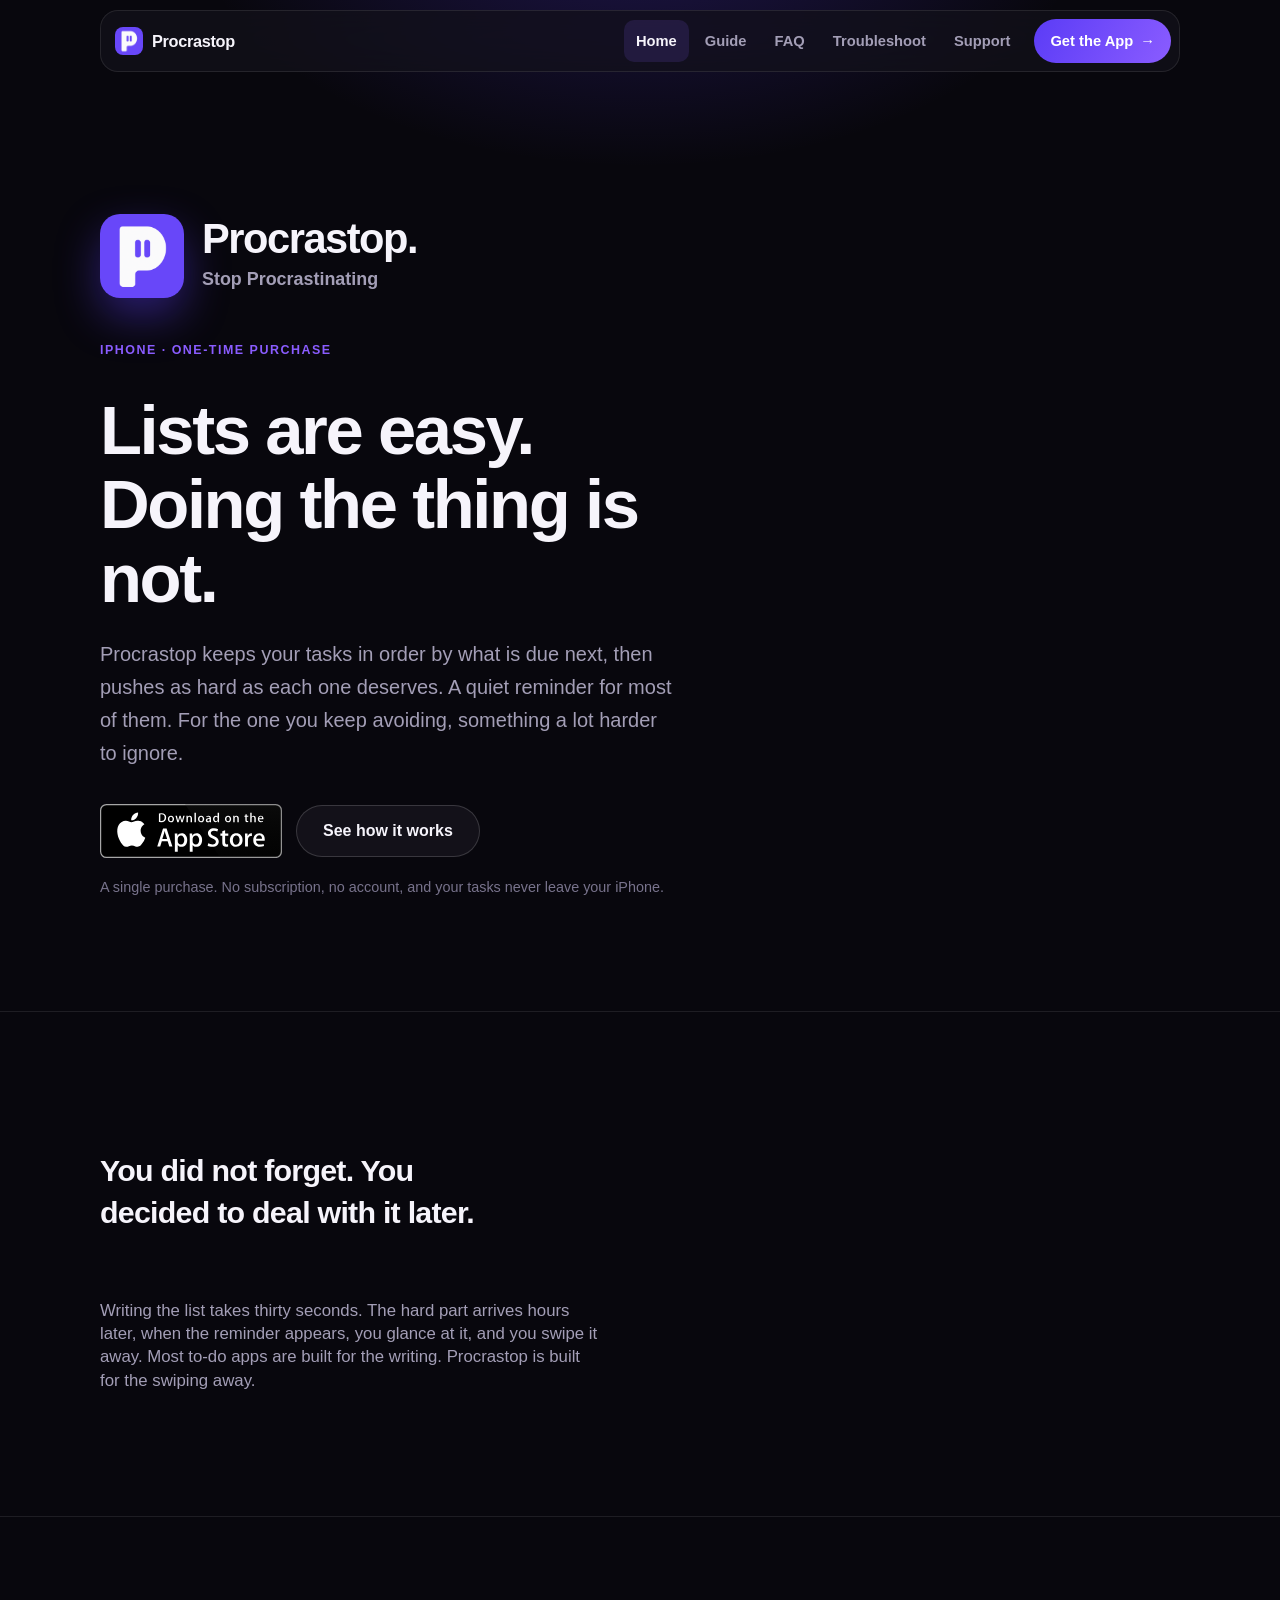
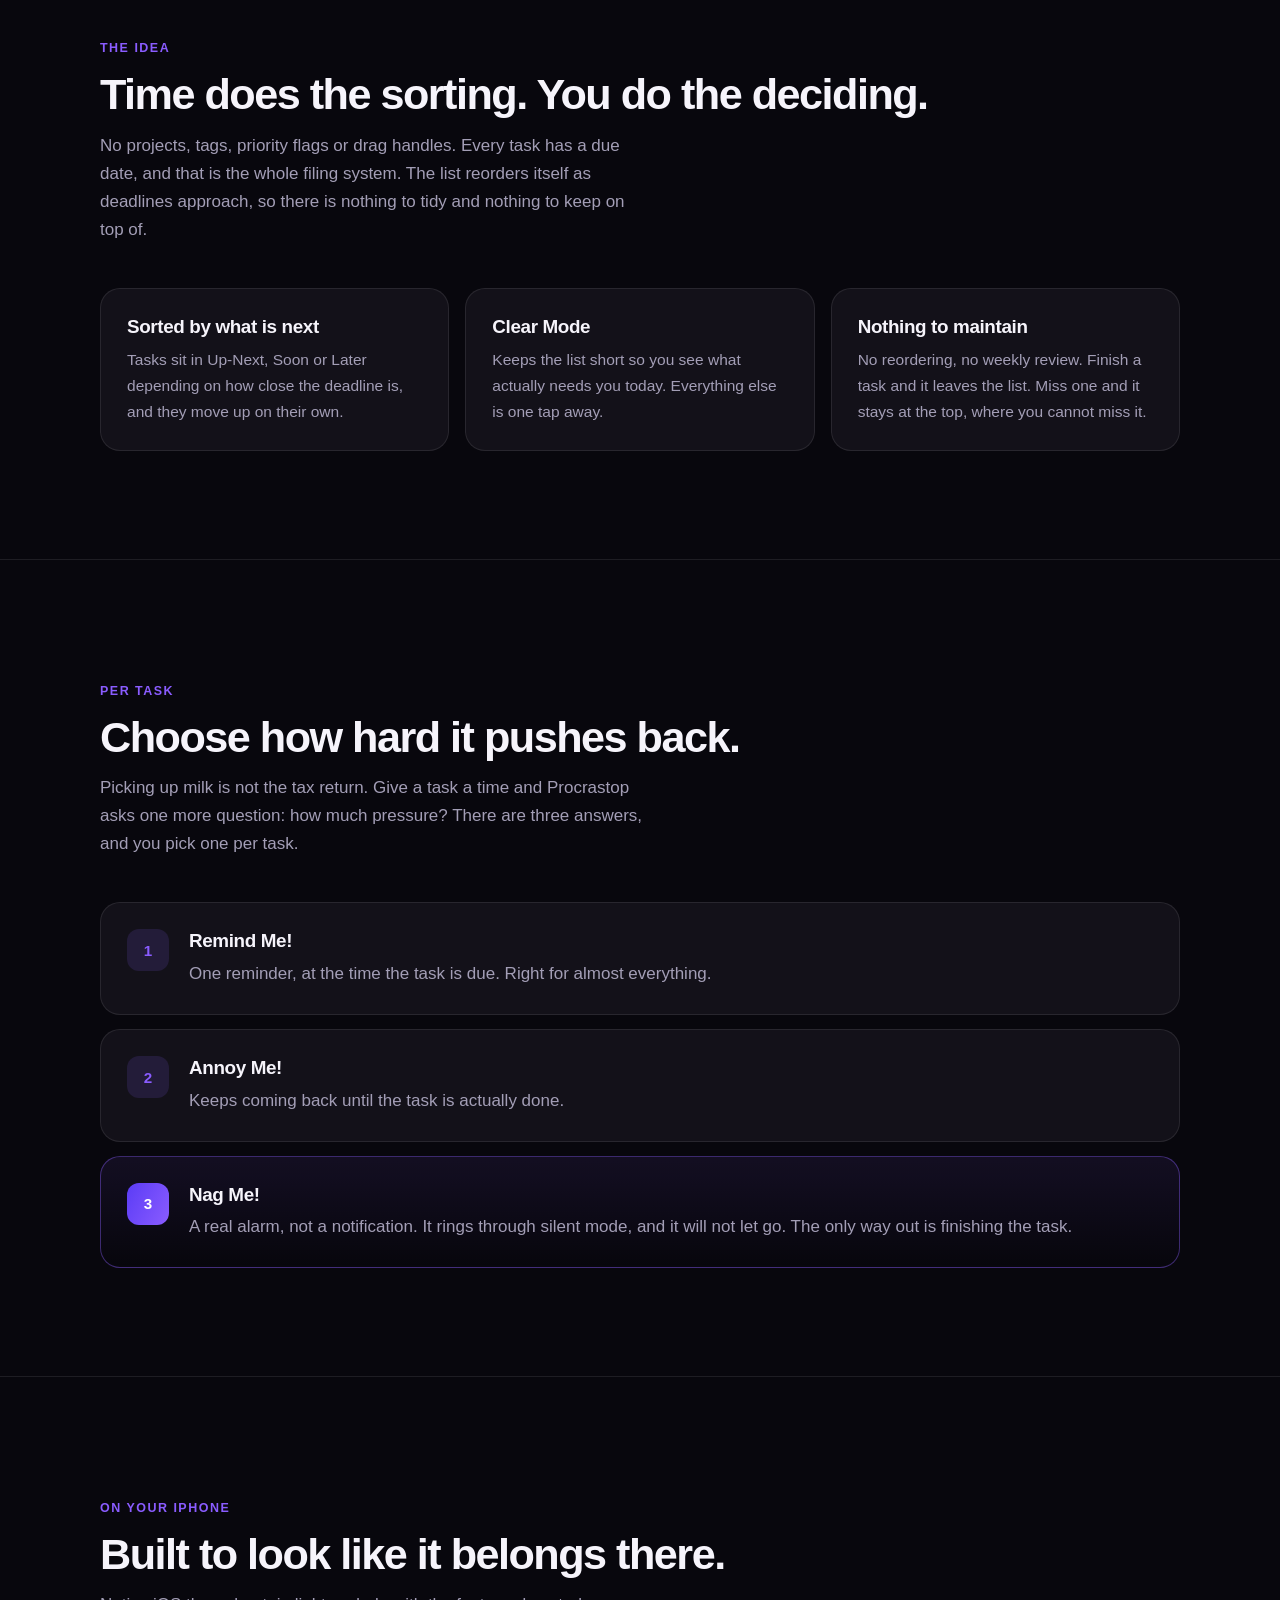
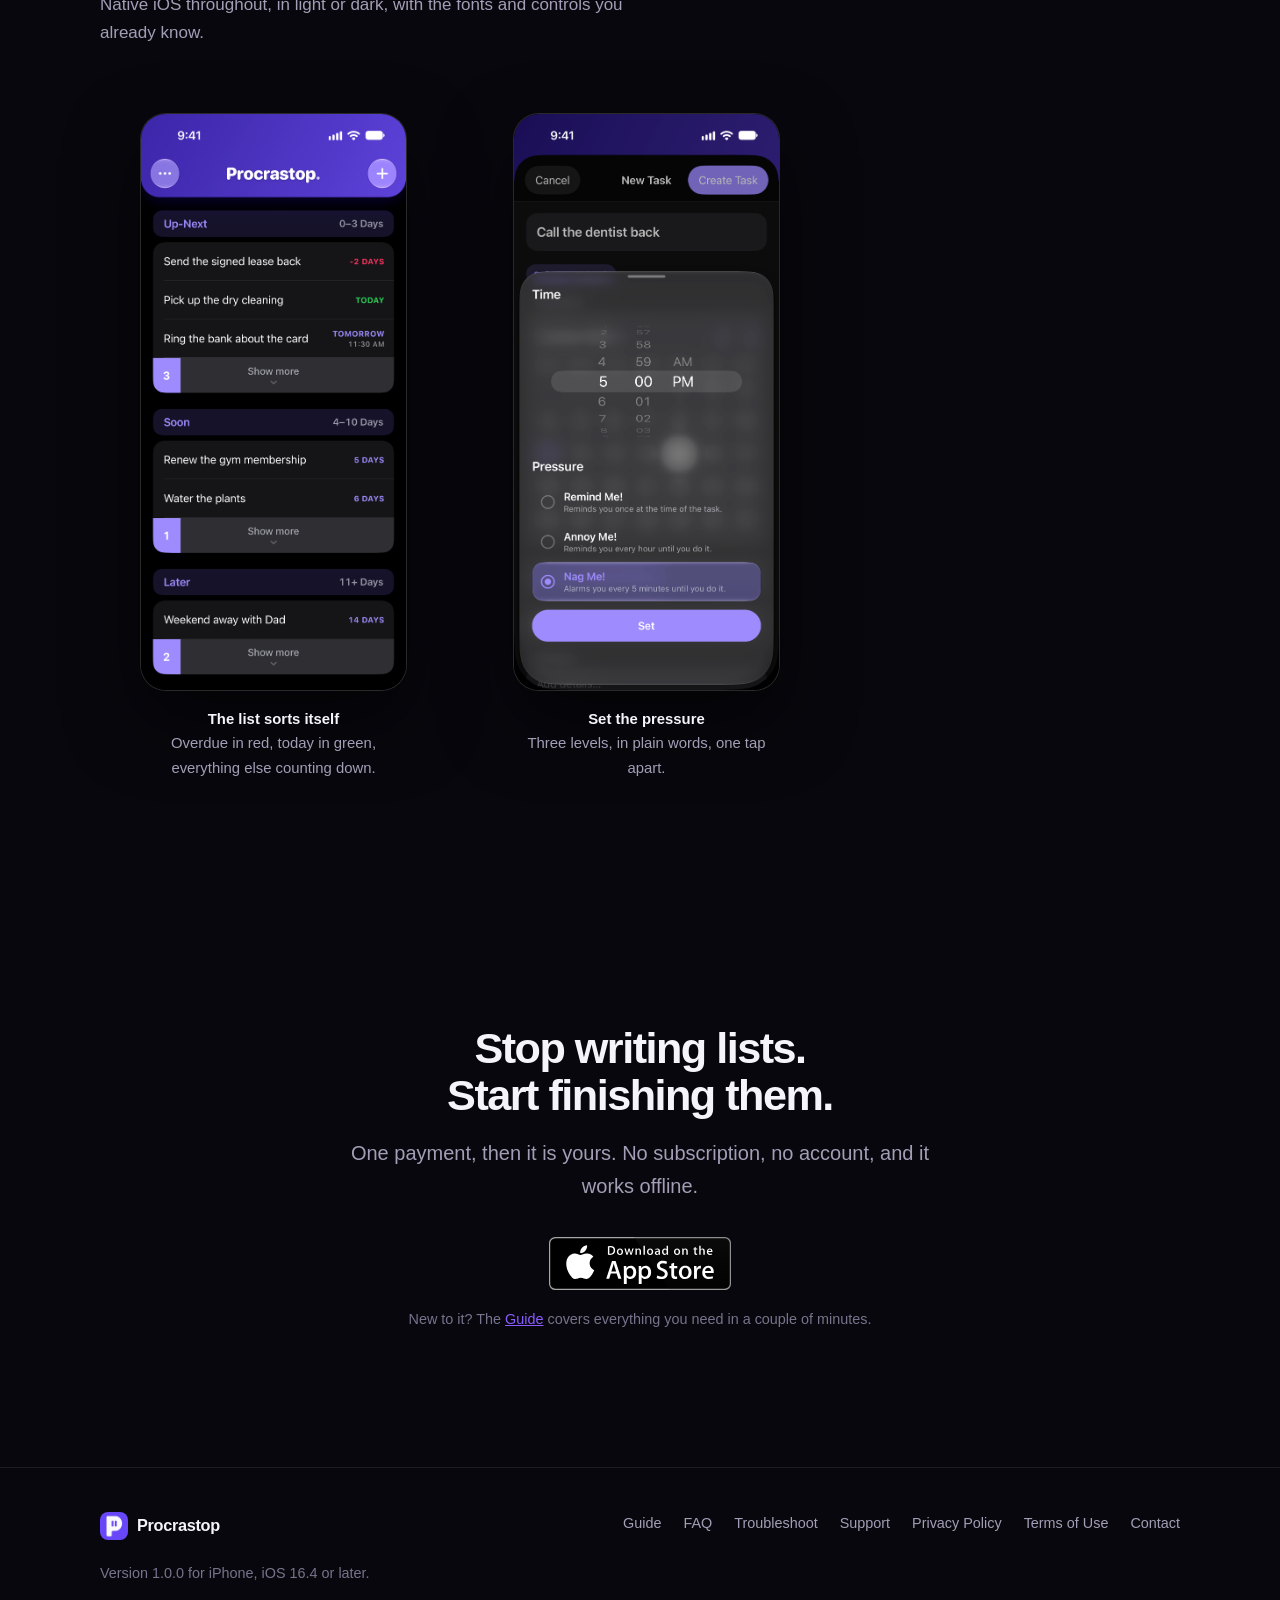
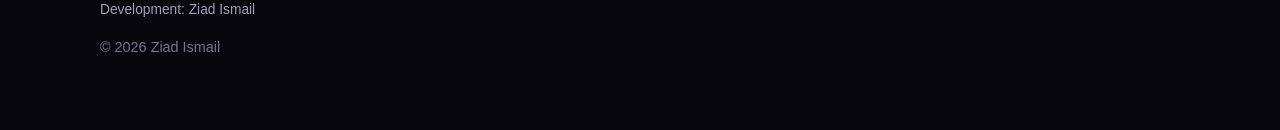
<file: index.html>
<!doctype html>
<html lang="en">
<head>
<meta charset="utf-8">
<meta name="viewport" content="width=device-width, initial-scale=1">
<title>Procrastop · The to-do list that keeps asking</title>
<meta name="description" content="Procrastop is an iPhone to-do list for the tasks you keep putting off. Your list sorts itself by what is due next, and you choose how hard each task pushes back.">
<meta name="robots" content="index,follow">
<meta name="theme-color" content="#08070d">
<meta name="color-scheme" content="dark">
<link rel="canonical" href="https://ziad2211.github.io/Procrastop_LandingPage/">
<link rel="icon" href="assets/favicon.png" type="image/png">
<link rel="apple-touch-icon" href="assets/logo.png">

<meta property="og:url" content="https://ziad2211.github.io/Procrastop_LandingPage/">
<meta property="og:type" content="website">
<meta property="og:site_name" content="Procrastop">
<meta property="og:title" content="Procrastop · The to-do list that keeps asking">
<meta property="og:description" content="Writing the list is easy. Procrastop is built for the part that is not: your tasks sort themselves by what is due next, and you choose how hard each one pushes back.">
<meta property="og:image" content="https://ziad2211.github.io/Procrastop_LandingPage/assets/screenshots/app-list.png">
<meta property="og:image:alt" content="Procrastop on iPhone, showing tasks grouped into Up-Next, Soon and Later, with an overdue task in red and today’s in green.">
<meta name="twitter:card" content="summary_large_image">
<meta name="twitter:title" content="Procrastop · The to-do list that keeps asking">
<meta name="twitter:description" content="Writing the list is easy. Procrastop is built for the part that is not.">
<meta name="twitter:image" content="https://ziad2211.github.io/Procrastop_LandingPage/assets/screenshots/app-list.png">

<link rel="stylesheet" href="assets/styles.css">
<script>document.documentElement.className += " js";</script>
<script type="application/ld+json">
{
  "@context": "https://schema.org",
  "@type": "MobileApplication",
  "name": "Procrastop",
  "applicationCategory": "ProductivityApplication",
  "operatingSystem": "iOS 16.4 or later",
  "softwareVersion": "1.0.0",
  "url": "https://ziad2211.github.io/Procrastop_LandingPage/",
  "installUrl": "https://apps.apple.com/app/id6818837590",
  "author": { "@type": "Person", "name": "Ziad Ismail" }
}
</script>
</head>

<body data-page="home">
<a class="skip-link" href="#main">Skip to content</a>

<header class="site-header">
  <div class="container">
    <nav class="navbar" aria-label="Primary">
      <a class="brand" href="index.html">
        <img class="mark" src="assets/logo.png" alt="" width="28" height="28">
        <span data-app-name>Procrastop</span>
      </a>

      <button class="nav-toggle" type="button" id="nav-toggle" aria-expanded="false" aria-controls="nav-menu" aria-label="Open navigation menu">
        <span class="nav-toggle-bars" aria-hidden="true"></span>
      </button>

      <div class="nav-menu" id="nav-menu">
        <ul class="nav-links">
          <li><a href="index.html">Home</a></li>
          <li><a href="guide.html">Guide</a></li>
          <li><a href="faq.html">FAQ</a></li>
          <li><a href="troubleshoot.html">Troubleshoot</a></li>
          <li><a href="support.html">Support</a></li>
        </ul>
      </div>

      <a class="nav-cta" data-app-store-link href="https://apps.apple.com/app/id6818837590">
        Get the App <span aria-hidden="true">&rarr;</span>
      </a>
    </nav>
  </div>
</header>

<main id="main">

  <!-- Hero -->
  <section class="hero container">
    <div class="hero-lockup">
      <img class="hero-logo" src="assets/logo.png" alt="" width="84" height="84">
      <div>
        <p class="hero-name">Procrastop.</p>
        <p class="hero-sub">Stop Procrastinating</p>
      </div>
    </div>
    <p class="eyebrow">iPhone · One-time purchase</p>
    <h1>Lists are easy. Doing the thing is not.</h1>
    <p class="lede">Procrastop keeps your tasks in order by what is due next, then pushes as hard as each one deserves. A quiet reminder for most of them. For the one you keep avoiding, something a lot harder to ignore.</p>
    <div class="actions">
      <a class="store-badge" data-app-store-link href="https://apps.apple.com/app/id6818837590">
        <img src="assets/app-store-badge.svg" alt="Download on the App Store" width="182" height="54">
      </a>
      <a class="button button-secondary" href="guide.html">See how it works</a>
    </div>
    <p class="hero-note">A single purchase. No subscription, no account, and your tasks never leave your iPhone.</p>
  </section>

  <!-- The problem -->
  <section class="band problem">
    <div class="container stack reveal">
      <p>You did not forget. You decided to deal with it later.</p>
      <p class="after">Writing the list takes thirty seconds. The hard part arrives hours later, when the reminder appears, you glance at it, and you swipe it away. Most to-do apps are built for the writing. Procrastop is built for the swiping away.</p>
    </div>
  </section>

  <!-- The idea -->
  <section class="band">
    <div class="container reveal">
      <p class="eyebrow">The idea</p>
      <h2>Time does the sorting. You do the deciding.</h2>
      <p class="section-intro">No projects, tags, priority flags or drag handles. Every task has a due date, and that is the whole filing system. The list reorders itself as deadlines approach, so there is nothing to tidy and nothing to keep on top of.</p>

      <div class="grid">
        <article class="tile">
          <h3>Sorted by what is next</h3>
          <p>Tasks sit in Up-Next, Soon or Later depending on how close the deadline is, and they move up on their own.</p>
        </article>
        <article class="tile">
          <h3>Clear Mode</h3>
          <p>Keeps the list short so you see what actually needs you today. Everything else is one tap away.</p>
        </article>
        <article class="tile">
          <h3>Nothing to maintain</h3>
          <p>No reordering, no weekly review. Finish a task and it leaves the list. Miss one and it stays at the top, where you cannot miss it.</p>
        </article>
      </div>
    </div>
  </section>

  <!-- The persistence ladder: the actual product story -->
  <section class="band" id="pressure">
    <div class="container reveal">
      <p class="eyebrow">Per task</p>
      <h2>Choose how hard it pushes back.</h2>
      <p class="section-intro">Picking up milk is not the tax return. Give a task a time and Procrastop asks one more question: how much pressure? There are three answers, and you pick one per task.</p>

      <div class="ladder">
        <article class="rung">
          <span class="step" aria-hidden="true">1</span>
          <div>
            <h3>Remind Me!</h3>
            <p>One reminder, at the time the task is due. Right for almost everything.</p>
          </div>
        </article>
        <article class="rung">
          <span class="step" aria-hidden="true">2</span>
          <div>
            <h3>Annoy Me!</h3>
            <p>Keeps coming back until the task is actually done.</p>
          </div>
        </article>
        <article class="rung is-loud">
          <span class="step" aria-hidden="true">3</span>
          <div>
            <h3>Nag Me!</h3>
            <p>A real alarm, not a notification. It rings through silent mode, and it will not let go. The only way out is finishing the task.</p>
          </div>
        </article>
      </div>
    </div>
  </section>

  <!-- Real screenshots -->
  <section class="band" id="screens">
    <div class="container reveal">
      <p class="eyebrow">On your iPhone</p>
      <h2>Built to look like it belongs there.</h2>
      <p class="section-intro">Native iOS throughout, in light or dark, with the fonts and controls you already know.</p>

      <div class="shots shots-pair">
        <figure class="shot">
          <img src="assets/screenshots/app-list.png" width="603" height="1311" loading="lazy" decoding="async" alt="The Procrastop task list, with tasks grouped under Up-Next, Soon and Later headings. The first is marked minus two days in red, the next reads Today in green, and a strip at the end of each section counts the tasks it is holding back.">
          <figcaption><b>The list sorts itself</b>Overdue in red, today in green, everything else counting down.</figcaption>
        </figure>
        <figure class="shot">
          <img src="assets/screenshots/app-pressure.png" width="603" height="1311" loading="lazy" decoding="async" alt="The Time and Pressure sheet in Procrastop: a time wheel above three choices, Remind Me!, Annoy Me! and Nag Me!, with Nag Me! selected.">
          <figcaption><b>Set the pressure</b>Three levels, in plain words, one tap apart.</figcaption>
        </figure>
      </div>
    </div>
  </section>

  <!-- Closing CTA -->
  <section class="cta container reveal">
    <h2>Stop writing lists.<br />Start finishing them.</h2>
    <p class="lede">One payment, then it is yours. No subscription, no account, and it works offline.</p>
    <div class="actions">
      <a class="store-badge" data-app-store-link href="https://apps.apple.com/app/id6818837590">
        <img src="assets/app-store-badge.svg" alt="Download on the App Store" width="182" height="54">
      </a>
    </div>
    <p class="hero-note">New to it? The <a href="guide.html">Guide</a> covers everything you need in a couple of minutes.</p>
  </section>

</main>

<footer class="site-footer">
  <div class="container footer-grid">
    <div>
      <a class="brand" href="index.html"><img class="mark" src="assets/logo.png" alt="" aria-hidden="true" width="26" height="26"><span data-app-name>Procrastop</span></a>
      <p class="footer-note">Version <span data-app-version>1.0.0</span> for iPhone, iOS 16.4 or later.</p>
      <p class="footer-credits">Development: <span data-credit-development>Ziad Ismail</span></p>
      <p>&copy; <span id="year">2026</span> <span data-developer-name>Ziad Ismail</span></p>
    </div>
    <nav class="footer-links" aria-label="Footer">
      <a href="guide.html">Guide</a>
      <a href="faq.html">FAQ</a>
      <a href="troubleshoot.html">Troubleshoot</a>
      <a href="support.html">Support</a>
      <a href="privacy.html">Privacy Policy</a>
      <a href="terms.html">Terms of Use</a>
      <a data-support-email href="mailto:ziadmohofficial@gmail.com">Contact</a>
    </nav>
  </div>
</footer>

<script src="assets/config.js"></script>
<script src="assets/site.js"></script>
</body>
</html>
</file>
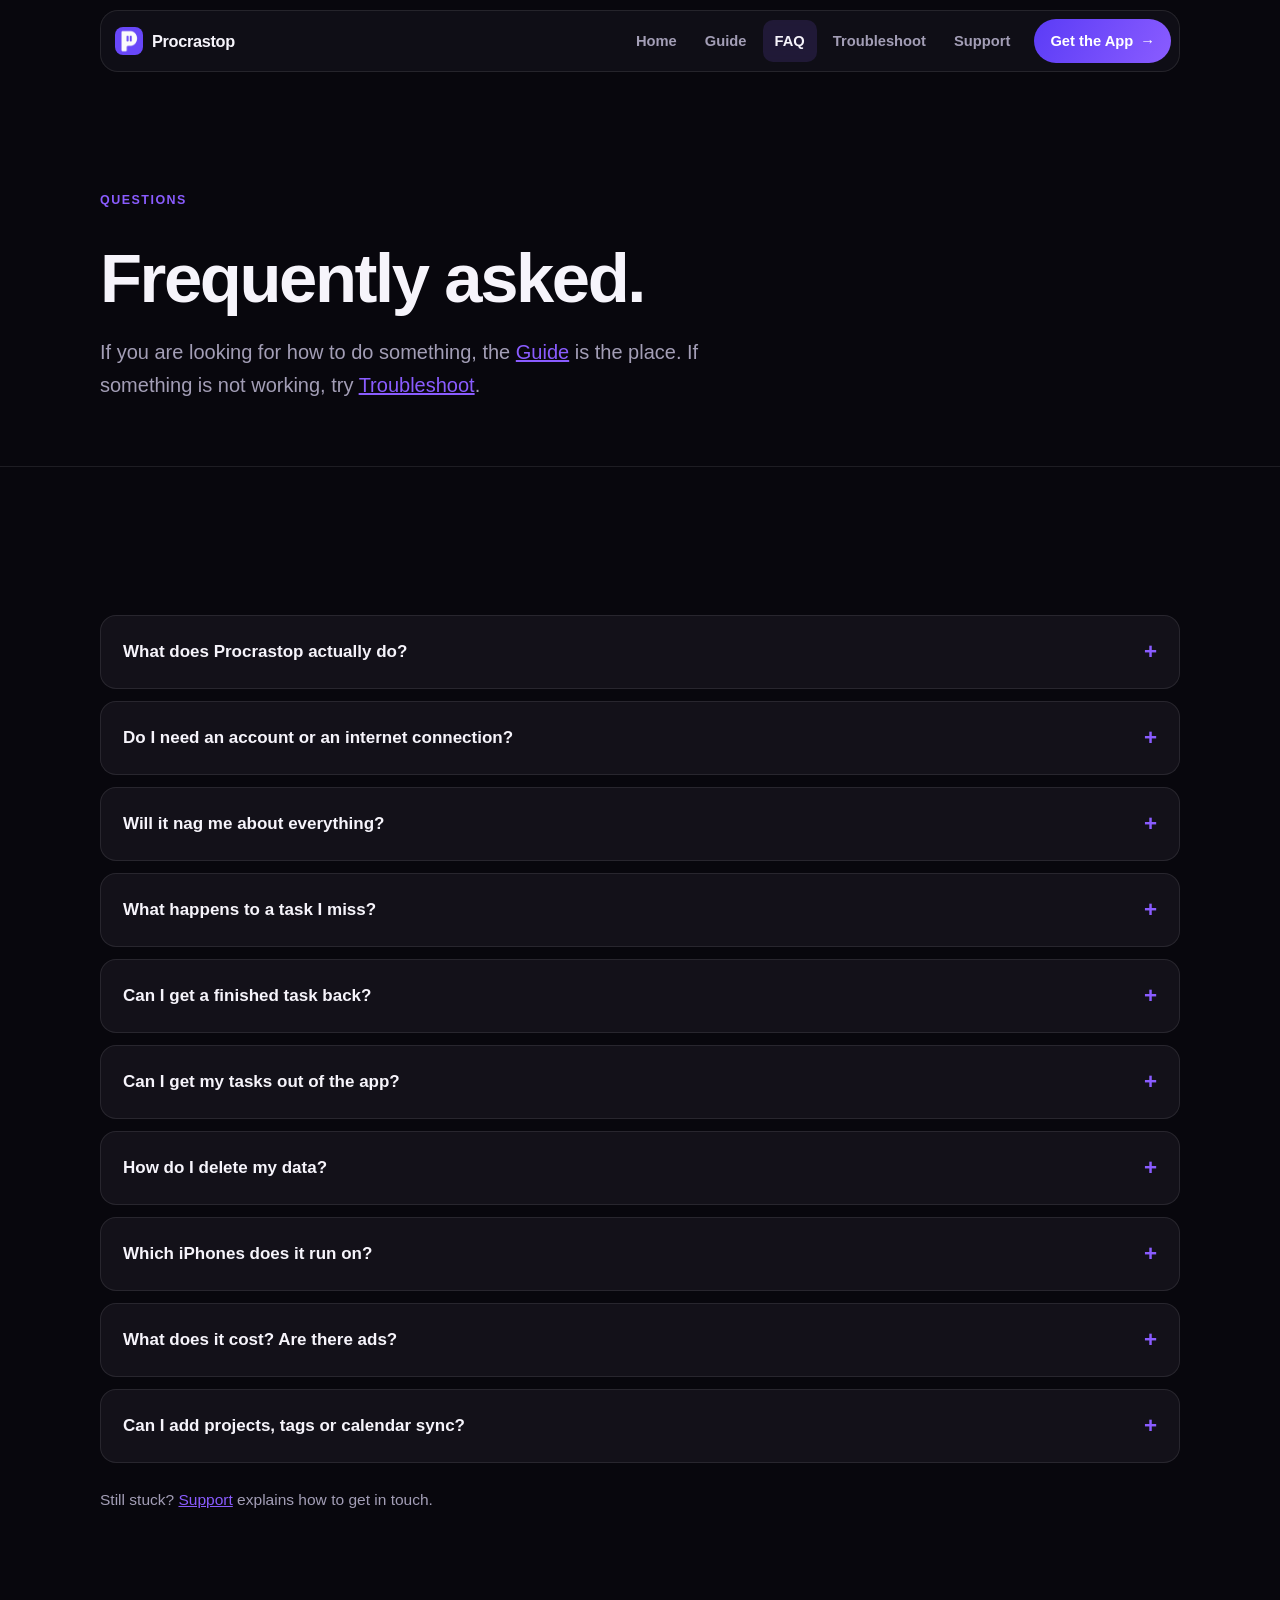
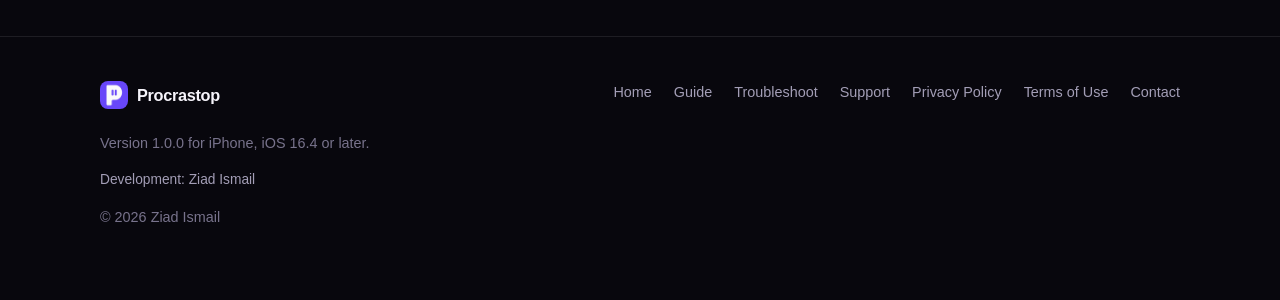
<file: faq.html>
<!doctype html>
<html lang="en">
<head>
<meta charset="utf-8">
<meta name="viewport" content="width=device-width, initial-scale=1">
<title>FAQ · Procrastop</title>
<meta name="description" content="Short answers to the common questions about Procrastop: what it does, what it costs, which iPhones it runs on, and where your tasks live.">
<meta name="robots" content="index,follow">
<meta name="theme-color" content="#08070d">
<meta name="color-scheme" content="dark">
<link rel="canonical" href="https://ziad2211.github.io/Procrastop_LandingPage/faq.html">
<link rel="icon" href="assets/favicon.png" type="image/png">
<link rel="apple-touch-icon" href="assets/logo.png">

<meta property="og:url" content="https://ziad2211.github.io/Procrastop_LandingPage/faq.html">
<meta property="og:type" content="article">
<meta property="og:site_name" content="Procrastop">
<meta property="og:title" content="FAQ · Procrastop">
<meta property="og:description" content="Short answers to the common questions about Procrastop.">
<meta property="og:image" content="https://ziad2211.github.io/Procrastop_LandingPage/assets/screenshots/app-list.png">
<meta name="twitter:card" content="summary_large_image">
<meta name="twitter:title" content="FAQ · Procrastop">
<meta name="twitter:description" content="Short answers to the common questions about Procrastop.">
<meta name="twitter:image" content="https://ziad2211.github.io/Procrastop_LandingPage/assets/screenshots/app-list.png">

<link rel="stylesheet" href="assets/styles.css">
<script>document.documentElement.className += " js";</script>
</head>

<body data-page="faq">
<a class="skip-link" href="#main">Skip to content</a>

<header class="site-header">
  <div class="container">
    <nav class="navbar" aria-label="Primary">
      <a class="brand" href="index.html">
        <img class="mark" src="assets/logo.png" alt="" width="28" height="28">
        <span data-app-name>Procrastop</span>
      </a>

      <button class="nav-toggle" type="button" id="nav-toggle" aria-expanded="false" aria-controls="nav-menu" aria-label="Open navigation menu">
        <span class="nav-toggle-bars" aria-hidden="true"></span>
      </button>

      <div class="nav-menu" id="nav-menu">
        <ul class="nav-links">
          <li><a href="index.html">Home</a></li>
          <li><a href="guide.html">Guide</a></li>
          <li><a href="faq.html">FAQ</a></li>
          <li><a href="troubleshoot.html">Troubleshoot</a></li>
          <li><a href="support.html">Support</a></li>
        </ul>
      </div>

      <a class="nav-cta" data-app-store-link href="https://apps.apple.com/app/id6818837590">
        Get the App <span aria-hidden="true">&rarr;</span>
      </a>
    </nav>
  </div>
</header>

<main id="main">

  <section class="guide-hero container">
    <p class="eyebrow">Questions</p>
    <h1>Frequently asked.</h1>
    <p class="lede">If you are looking for how to do something, the <a href="guide.html">Guide</a> is the place. If something is not working, try <a href="troubleshoot.html">Troubleshoot</a>.</p>
  </section>

  <section class="band">
    <div class="container reveal">
      <div class="faq">
        <details class="qa">
          <summary>What does Procrastop actually do?</summary>
          <p>Every task has a due date, and that date decides where it sits. The list is split into Up-Next, Soon and Later, and a task moves up on its own as its deadline gets closer, so you never drag or reorder anything. The other half of the app is reminders: you decide, task by task, how insistent they should be.</p>
        </details>

        <details class="qa">
          <summary>Do I need an account or an internet connection?</summary>
          <p>Neither. There is no sign-in and no server. Your tasks are stored on your iPhone and the app works fully offline. Nothing syncs between devices.</p>
        </details>

        <details class="qa">
          <summary>Will it nag me about everything?</summary>
          <p>Only if you ask it to. A task with no due time says nothing at all, and a task with a time starts on the quietest setting until you change it. Annoy Me! and Nag Me! are chosen task by task, so the one you keep avoiding is the only one that shouts.</p>
        </details>

        <details class="qa">
          <summary>What happens to a task I miss?</summary>
          <p>It stays in Up-Next and keeps counting, showing how many days overdue it is. Nothing is hidden or quietly archived.</p>
        </details>

        <details class="qa">
          <summary>Can I get a finished task back?</summary>
          <p>Yes. Finished tasks move to Settings, Task Management, Procrastopped Tasks. Tap one to put it back on your list, or swipe it left to delete it for good.</p>
        </details>

        <details class="qa">
          <summary>Can I get my tasks out of the app?</summary>
          <p>Yes. Settings, Task Management, Export composes an email to you with a copy of everything attached, in formats you can read anywhere. It goes through your own mail app, and you decide whether to send it.</p>
        </details>

        <details class="qa">
          <summary>How do I delete my data?</summary>
          <p>Delete individual tasks in the app, or delete Procrastop from your iPhone to remove everything it stored. There is no account to close and nothing to request, because nothing was ever uploaded. The <a href="privacy.html">Privacy Policy</a> has the detail.</p>
        </details>

        <details class="qa">
          <summary>Which iPhones does it run on?</summary>
          <p>iPhone, running iOS 16.4 or later, in portrait. The Nag Me! alarm relies on a newer system feature and is only offered on iPhones running iOS 26 or later. There is no iPad or Android version.</p>
        </details>

        <details class="qa">
          <summary>What does it cost? Are there ads?</summary>
          <p>Procrastop is bought once on the App Store. There is no subscription, no ads and no tracking, and nothing inside the app is locked behind a further payment. Settings offers optional tips for anyone who wants to support the work, but they unlock nothing and the app is identical whether or not you ever send one.</p>
        </details>

        <details class="qa">
          <summary>Can I add projects, tags or calendar sync?</summary>
          <p>No, and that is deliberate. Procrastop is due dates, three timeframes and reminders. There is nothing else to maintain.</p>
        </details>
      </div>

      <p class="band-note">Still stuck? <a href="support.html">Support</a> explains how to get in touch.</p>
    </div>
  </section>

</main>

<footer class="site-footer">
  <div class="container footer-grid">
    <div>
      <a class="brand" href="index.html"><img class="mark" src="assets/logo.png" alt="" aria-hidden="true" width="26" height="26"><span data-app-name>Procrastop</span></a>
      <p class="footer-note">Version <span data-app-version>1.0.0</span> for iPhone, iOS 16.4 or later.</p>
      <p class="footer-credits">Development: <span data-credit-development>Ziad Ismail</span></p>
      <p>&copy; <span id="year">2026</span> <span data-developer-name>Ziad Ismail</span></p>
    </div>
    <nav class="footer-links" aria-label="Footer">
      <a href="index.html">Home</a>
      <a href="guide.html">Guide</a>
      <a href="troubleshoot.html">Troubleshoot</a>
      <a href="support.html">Support</a>
      <a href="privacy.html">Privacy Policy</a>
      <a href="terms.html">Terms of Use</a>
      <a data-support-email href="mailto:ziadmohofficial@gmail.com">Contact</a>
    </nav>
  </div>
</footer>

<script src="assets/config.js"></script>
<script src="assets/site.js"></script>
</body>
</html>
</file>
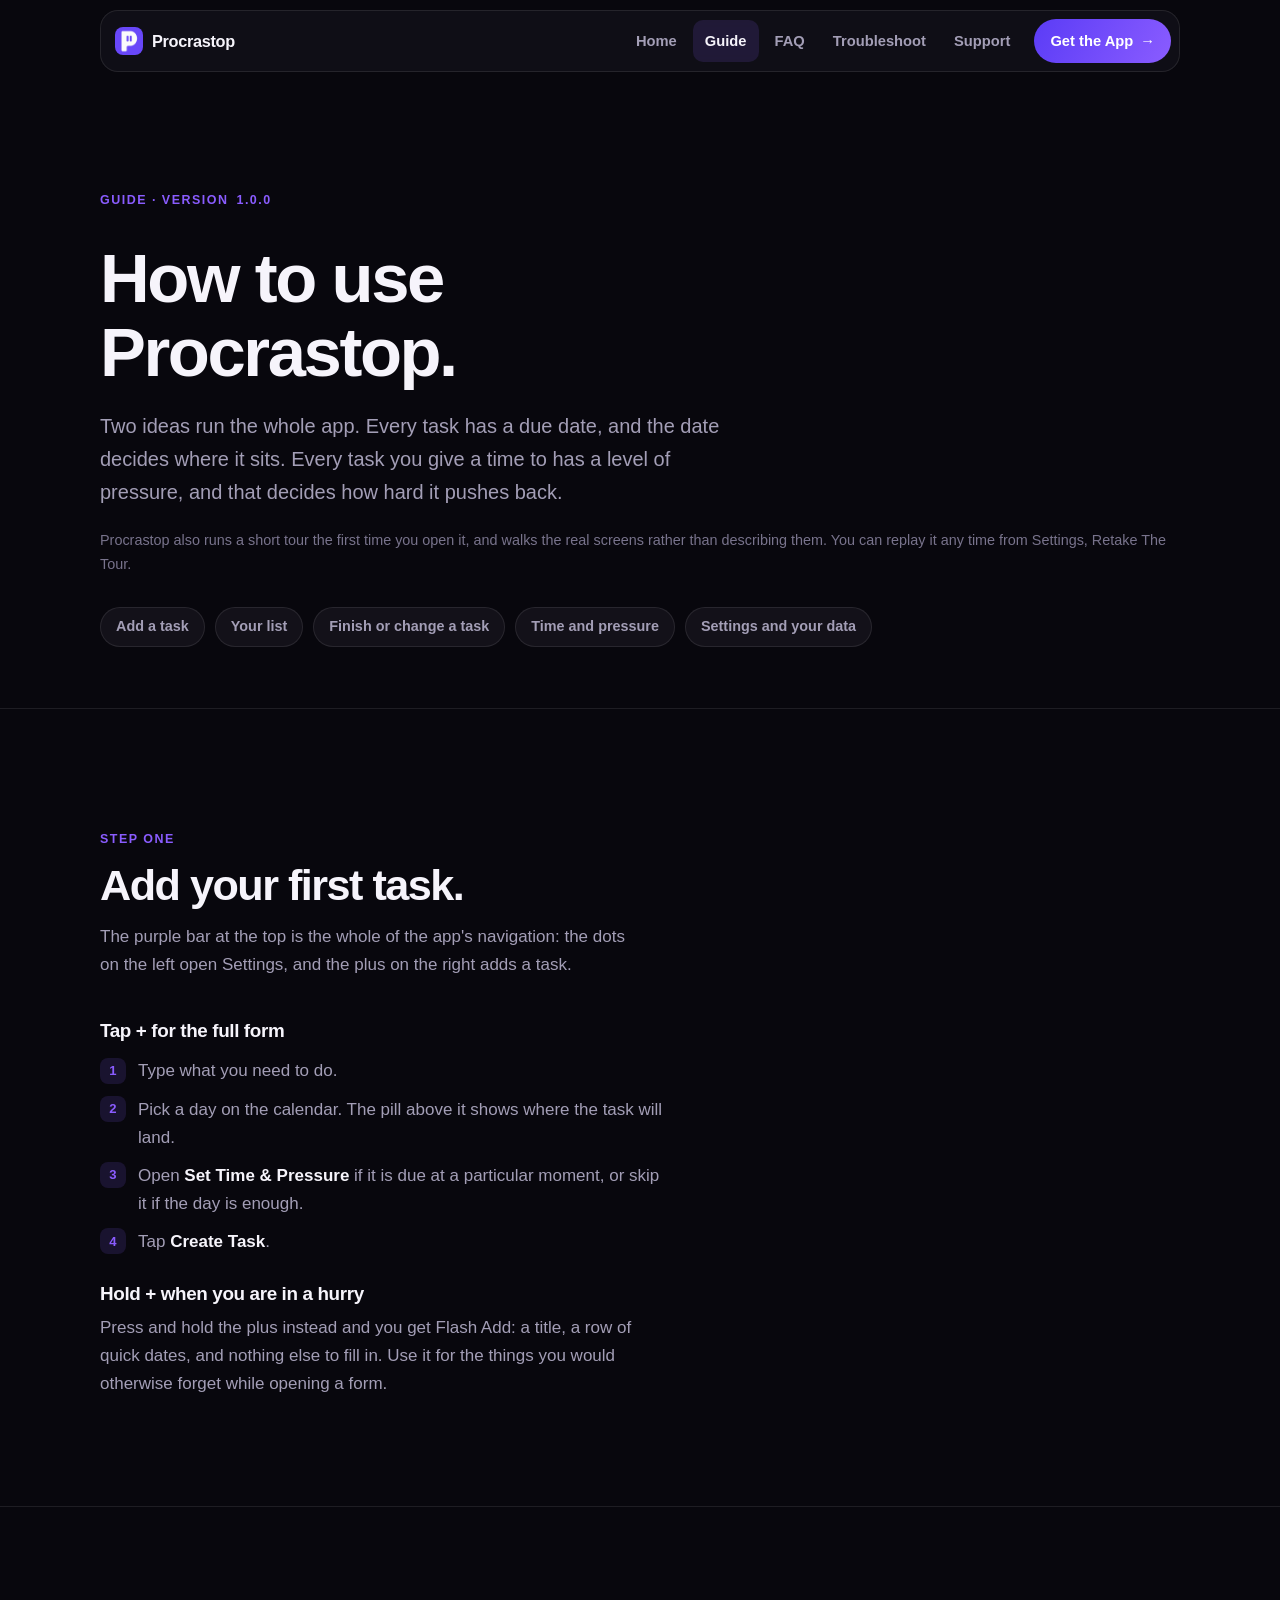
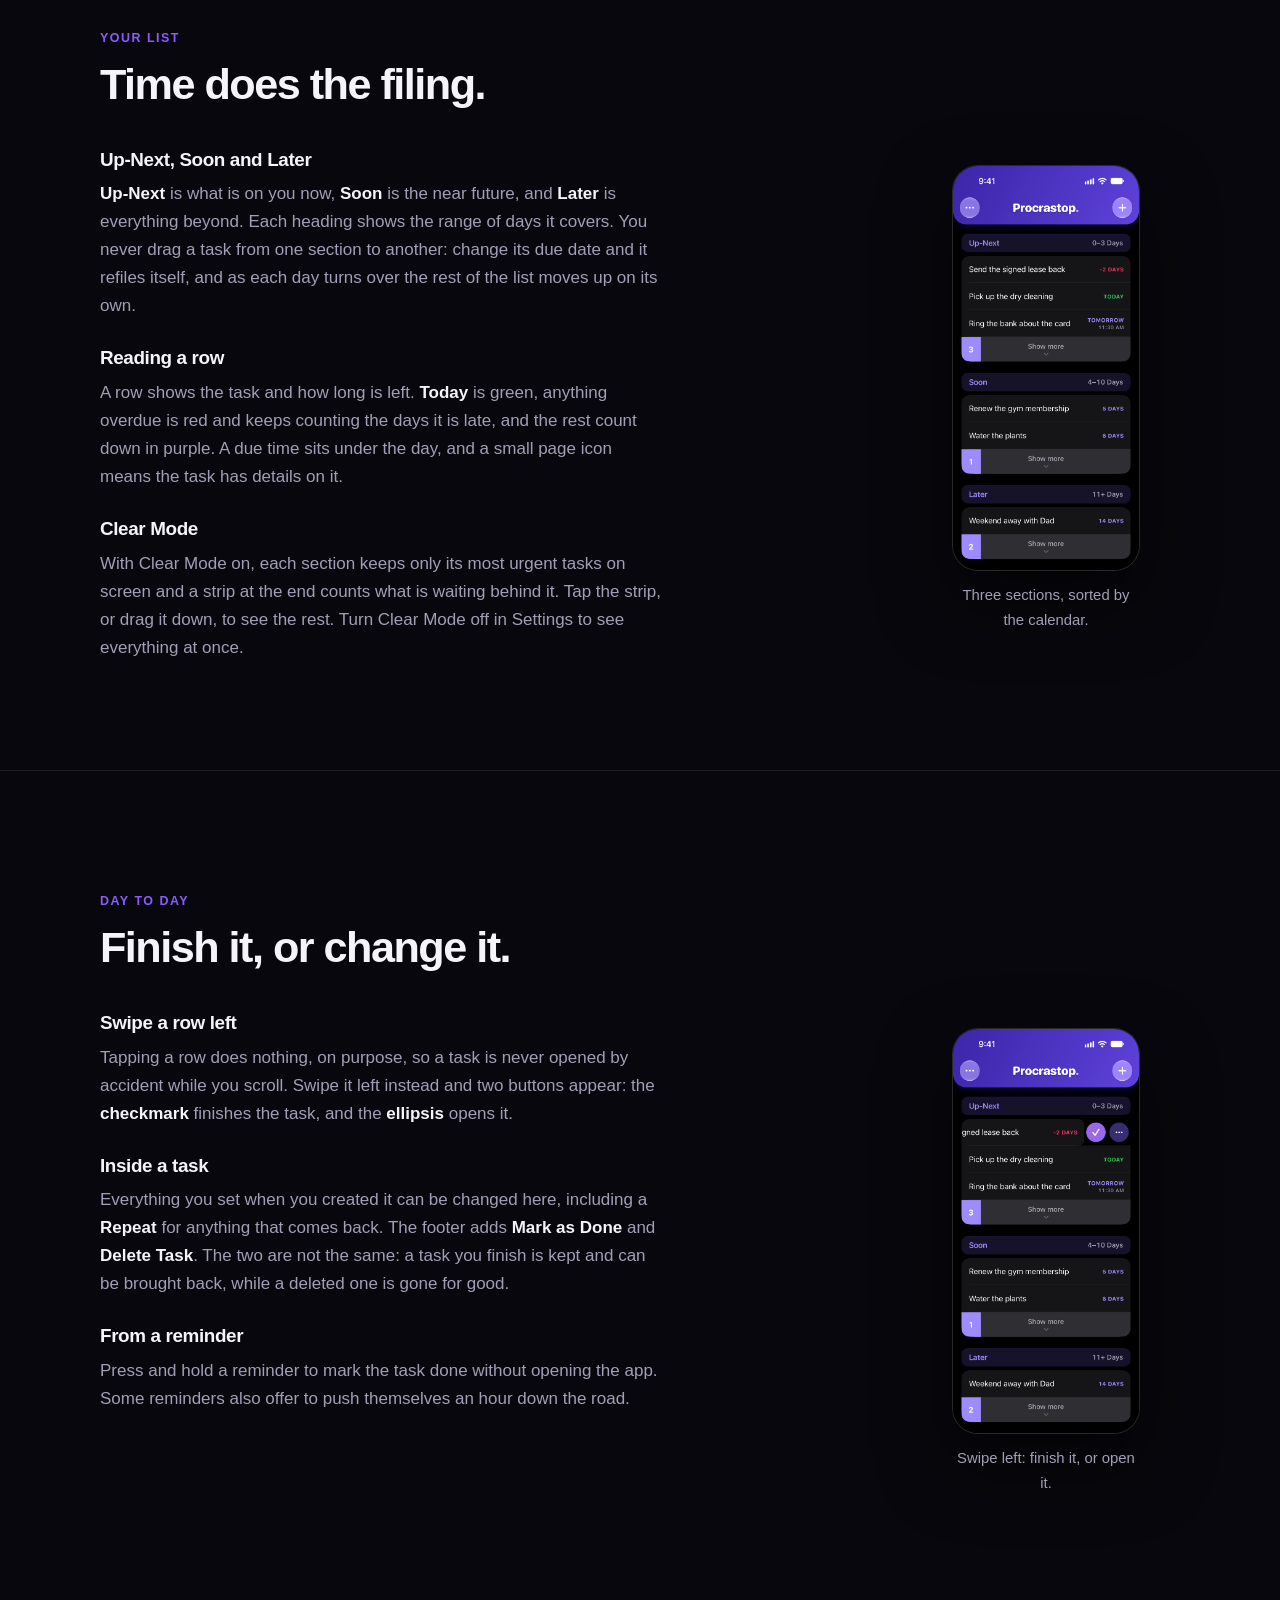
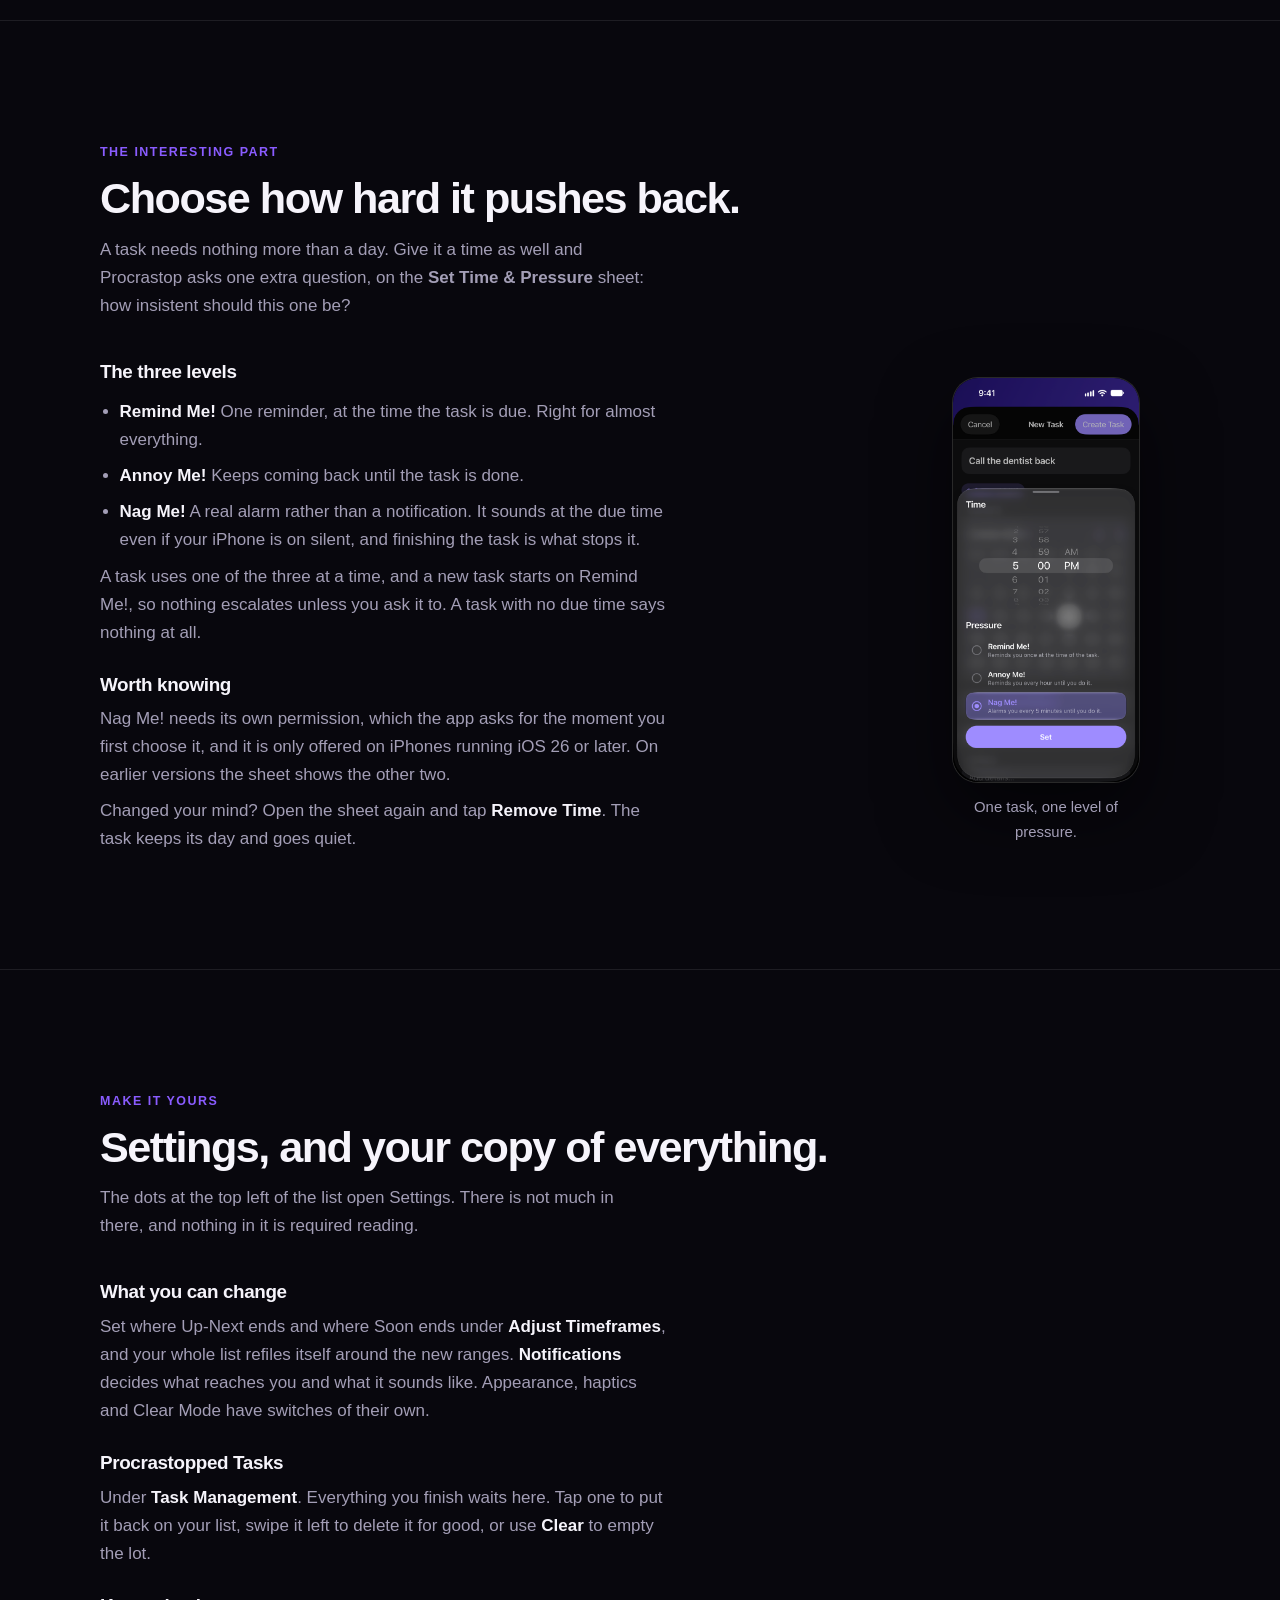
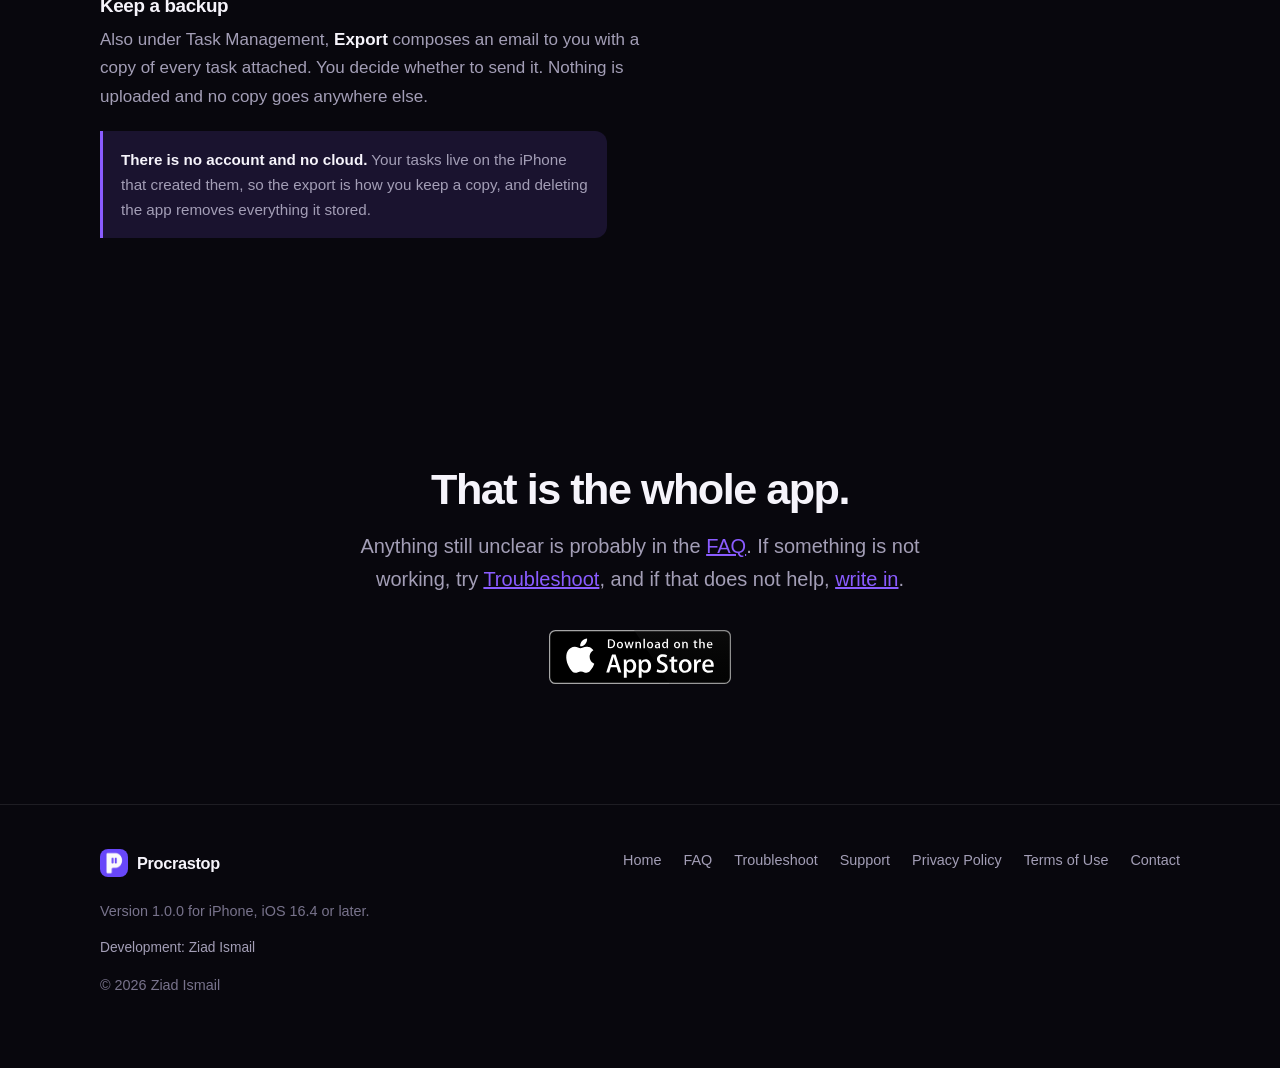
<file: guide.html>
<!doctype html>
<html lang="en">
<head>
<meta charset="utf-8">
<meta name="viewport" content="width=device-width, initial-scale=1">
<title>Guide · Procrastop</title>
<meta name="description" content="A short guide to using Procrastop: adding tasks, how the list sorts itself, finishing a task, setting a time and a level of pressure, and where your data lives.">
<meta name="robots" content="index,follow">
<meta name="theme-color" content="#08070d">
<meta name="color-scheme" content="dark">
<link rel="canonical" href="https://ziad2211.github.io/Procrastop_LandingPage/guide.html">
<link rel="icon" href="assets/favicon.png" type="image/png">
<link rel="apple-touch-icon" href="assets/logo.png">

<meta property="og:url" content="https://ziad2211.github.io/Procrastop_LandingPage/guide.html">
<meta property="og:type" content="article">
<meta property="og:site_name" content="Procrastop">
<meta property="og:title" content="Guide · Procrastop">
<meta property="og:description" content="Everything you need to start using Procrastop, in a couple of minutes.">
<meta property="og:image" content="https://ziad2211.github.io/Procrastop_LandingPage/assets/screenshots/app-list.png">
<meta property="og:image:alt" content="Procrastop on iPhone, showing tasks grouped into Up-Next, Soon and Later.">
<meta name="twitter:card" content="summary_large_image">
<meta name="twitter:title" content="Guide · Procrastop">
<meta name="twitter:description" content="Everything you need to start using Procrastop, in a couple of minutes.">
<meta name="twitter:image" content="https://ziad2211.github.io/Procrastop_LandingPage/assets/screenshots/app-list.png">

<link rel="stylesheet" href="assets/styles.css">
<script>document.documentElement.className += " js";</script>
</head>

<body data-page="guide">
<a class="skip-link" href="#main">Skip to content</a>

<header class="site-header">
  <div class="container">
    <nav class="navbar" aria-label="Primary">
      <a class="brand" href="index.html">
        <img class="mark" src="assets/logo.png" alt="" width="28" height="28">
        <span data-app-name>Procrastop</span>
      </a>

      <button class="nav-toggle" type="button" id="nav-toggle" aria-expanded="false" aria-controls="nav-menu" aria-label="Open navigation menu">
        <span class="nav-toggle-bars" aria-hidden="true"></span>
      </button>

      <div class="nav-menu" id="nav-menu">
        <ul class="nav-links">
          <li><a href="index.html">Home</a></li>
          <li><a href="guide.html">Guide</a></li>
          <li><a href="faq.html">FAQ</a></li>
          <li><a href="troubleshoot.html">Troubleshoot</a></li>
          <li><a href="support.html">Support</a></li>
        </ul>
      </div>

      <a class="nav-cta" data-app-store-link href="https://apps.apple.com/app/id6818837590">
        Get the App <span aria-hidden="true">&rarr;</span>
      </a>
    </nav>
  </div>
</header>

<main id="main">

  <!-- Intro -->
  <section class="guide-hero container">
    <p class="eyebrow">Guide · Version <span data-app-version>1.0.0</span></p>
    <h1>How to use Procrastop.</h1>
    <p class="lede">Two ideas run the whole app. Every task has a due date, and the date decides where it sits. Every task you give a time to has a level of pressure, and that decides how hard it pushes back.</p>
    <p class="hero-note">Procrastop also runs a short tour the first time you open it, and walks the real screens rather than describing them. You can replay it any time from Settings, Retake The Tour.</p>

    <ul class="jump">
      <li><a href="#add">Add a task</a></li>
      <li><a href="#list">Your list</a></li>
      <li><a href="#finish">Finish or change a task</a></li>
      <li><a href="#pressure">Time and pressure</a></li>
      <li><a href="#settings">Settings and your data</a></li>
    </ul>
  </section>

  <!-- 1. Add a task -->
  <section class="band" id="add">
    <div class="container reveal">
      <p class="eyebrow">Step one</p>
      <h2>Add your first task.</h2>
      <p class="section-intro">The purple bar at the top is the whole of the app's navigation: the dots on the left open Settings, and the plus on the right adds a task.</p>

      <div class="howto">
        <div>
          <h3>Tap + for the full form</h3>
          <ol>
            <li>Type what you need to do.</li>
            <li>Pick a day on the calendar. The pill above it shows where the task will land.</li>
            <li>Open <b>Set Time &amp; Pressure</b> if it is due at a particular moment, or skip it if the day is enough.</li>
            <li>Tap <b>Create Task</b>.</li>
          </ol>

          <h3>Hold + when you are in a hurry</h3>
          <p>Press and hold the plus instead and you get Flash Add: a title, a row of quick dates, and nothing else to fill in. Use it for the things you would otherwise forget while opening a form.</p>
        </div>
      </div>
    </div>
  </section>

  <!-- 2. The list -->
  <section class="band" id="list">
    <div class="container reveal">
      <p class="eyebrow">Your list</p>
      <h2>Time does the filing.</h2>

      <div class="howto with-shot">
        <div>
          <h3>Up-Next, Soon and Later</h3>
          <p><b>Up-Next</b> is what is on you now, <b>Soon</b> is the near future, and <b>Later</b> is everything beyond. Each heading shows the range of days it covers. You never drag a task from one section to another: change its due date and it refiles itself, and as each day turns over the rest of the list moves up on its own.</p>

          <h3>Reading a row</h3>
          <p>A row shows the task and how long is left. <b>Today</b> is green, anything overdue is red and keeps counting the days it is late, and the rest count down in purple. A due time sits under the day, and a small page icon means the task has details on it.</p>

          <h3>Clear Mode</h3>
          <p>With Clear Mode on, each section keeps only its most urgent tasks on screen and a strip at the end counts what is waiting behind it. Tap the strip, or drag it down, to see the rest. Turn Clear Mode off in Settings to see everything at once.</p>
        </div>
        <figure class="shot">
          <img src="assets/screenshots/app-list.png" width="603" height="1311" loading="lazy" decoding="async" alt="The Procrastop list showing Up-Next, Soon and Later sections, an overdue task in red, a task due Today in green, and a Show more strip counting hidden tasks.">
          <figcaption>Three sections, sorted by the calendar.</figcaption>
        </figure>
      </div>
    </div>
  </section>

  <!-- 3. Working with a task -->
  <section class="band" id="finish">
    <div class="container reveal">
      <p class="eyebrow">Day to day</p>
      <h2>Finish it, or change it.</h2>

      <div class="howto with-shot">
        <div>
          <h3>Swipe a row left</h3>
          <p>Tapping a row does nothing, on purpose, so a task is never opened by accident while you scroll. Swipe it left instead and two buttons appear: the <b>checkmark</b> finishes the task, and the <b>ellipsis</b> opens it.</p>

          <h3>Inside a task</h3>
          <p>Everything you set when you created it can be changed here, including a <b>Repeat</b> for anything that comes back. The footer adds <b>Mark as Done</b> and <b>Delete Task</b>. The two are not the same: a task you finish is kept and can be brought back, while a deleted one is gone for good.</p>

          <h3>From a reminder</h3>
          <p>Press and hold a reminder to mark the task done without opening the app. Some reminders also offer to push themselves an hour down the road.</p>
        </div>
        <figure class="shot">
          <img src="assets/screenshots/guide-swipe.png" width="603" height="1311" loading="lazy" decoding="async" alt="A Procrastop task row swiped to the left, uncovering a round checkmark button and a round ellipsis button.">
          <figcaption>Swipe left: finish it, or open it.</figcaption>
        </figure>
      </div>
    </div>
  </section>

  <!-- 4. Time and pressure -->
  <section class="band" id="pressure">
    <div class="container reveal">
      <p class="eyebrow">The interesting part</p>
      <h2>Choose how hard it pushes back.</h2>
      <p class="section-intro">A task needs nothing more than a day. Give it a time as well and Procrastop asks one extra question, on the <b>Set Time &amp; Pressure</b> sheet: how insistent should this one be?</p>

      <div class="howto with-shot">
        <div>
          <h3>The three levels</h3>
          <ul>
            <li><b>Remind Me!</b> One reminder, at the time the task is due. Right for almost everything.</li>
            <li><b>Annoy Me!</b> Keeps coming back until the task is done.</li>
            <li><b>Nag Me!</b> A real alarm rather than a notification. It sounds at the due time even if your iPhone is on silent, and finishing the task is what stops it.</li>
          </ul>
          <p>A task uses one of the three at a time, and a new task starts on Remind Me!, so nothing escalates unless you ask it to. A task with no due time says nothing at all.</p>

          <h3>Worth knowing</h3>
          <p>Nag Me! needs its own permission, which the app asks for the moment you first choose it, and it is only offered on iPhones running iOS 26 or later. On earlier versions the sheet shows the other two.</p>
          <p>Changed your mind? Open the sheet again and tap <b>Remove Time</b>. The task keeps its day and goes quiet.</p>
        </div>
        <figure class="shot">
          <img src="assets/screenshots/app-pressure.png" width="603" height="1311" loading="lazy" decoding="async" alt="The Time and Pressure sheet: a time wheel set to 5:00 PM above three options, Remind Me!, Annoy Me! and Nag Me!, with Nag Me! selected.">
          <figcaption>One task, one level of pressure.</figcaption>
        </figure>
      </div>
    </div>
  </section>

  <!-- 5. Settings -->
  <section class="band" id="settings">
    <div class="container reveal">
      <p class="eyebrow">Make it yours</p>
      <h2>Settings, and your copy of everything.</h2>
      <p class="section-intro">The dots at the top left of the list open Settings. There is not much in there, and nothing in it is required reading.</p>

      <div class="howto">
        <div>
          <h3>What you can change</h3>
          <p>Set where Up-Next ends and where Soon ends under <b>Adjust Timeframes</b>, and your whole list refiles itself around the new ranges. <b>Notifications</b> decides what reaches you and what it sounds like. Appearance, haptics and Clear Mode have switches of their own.</p>

          <h3>Procrastopped Tasks</h3>
          <p>Under <b>Task Management</b>. Everything you finish waits here. Tap one to put it back on your list, swipe it left to delete it for good, or use <b>Clear</b> to empty the lot.</p>

          <h3>Keep a backup</h3>
          <p>Also under Task Management, <b>Export</b> composes an email to you with a copy of every task attached. You decide whether to send it. Nothing is uploaded and no copy goes anywhere else.</p>

          <div class="aside">
            <b>There is no account and no cloud.</b> Your tasks live on the iPhone that created them, so the export is how you keep a copy, and deleting the app removes everything it stored.
          </div>
        </div>
      </div>
    </div>
  </section>

  <!-- Closing -->
  <section class="cta container reveal">
    <h2>That is the whole app.</h2>
    <p class="lede">Anything still unclear is probably in the <a href="faq.html">FAQ</a>. If something is not working, try <a href="troubleshoot.html">Troubleshoot</a>, and if that does not help, <a href="support.html">write in</a>.</p>
    <div class="actions">
      <a class="store-badge" data-app-store-link href="https://apps.apple.com/app/id6818837590">
        <img src="assets/app-store-badge.svg" alt="Download on the App Store" width="182" height="54">
      </a>
    </div>
  </section>

</main>

<footer class="site-footer">
  <div class="container footer-grid">
    <div>
      <a class="brand" href="index.html"><img class="mark" src="assets/logo.png" alt="" aria-hidden="true" width="26" height="26"><span data-app-name>Procrastop</span></a>
      <p class="footer-note">Version <span data-app-version>1.0.0</span> for iPhone, iOS 16.4 or later.</p>
      <p class="footer-credits">Development: <span data-credit-development>Ziad Ismail</span></p>
      <p>&copy; <span id="year">2026</span> <span data-developer-name>Ziad Ismail</span></p>
    </div>
    <nav class="footer-links" aria-label="Footer">
      <a href="index.html">Home</a>
      <a href="faq.html">FAQ</a>
      <a href="troubleshoot.html">Troubleshoot</a>
      <a href="support.html">Support</a>
      <a href="privacy.html">Privacy Policy</a>
      <a href="terms.html">Terms of Use</a>
      <a data-support-email href="mailto:ziadmohofficial@gmail.com">Contact</a>
    </nav>
  </div>
</footer>

<script src="assets/config.js"></script>
<script src="assets/site.js"></script>
</body>
</html>
</file>
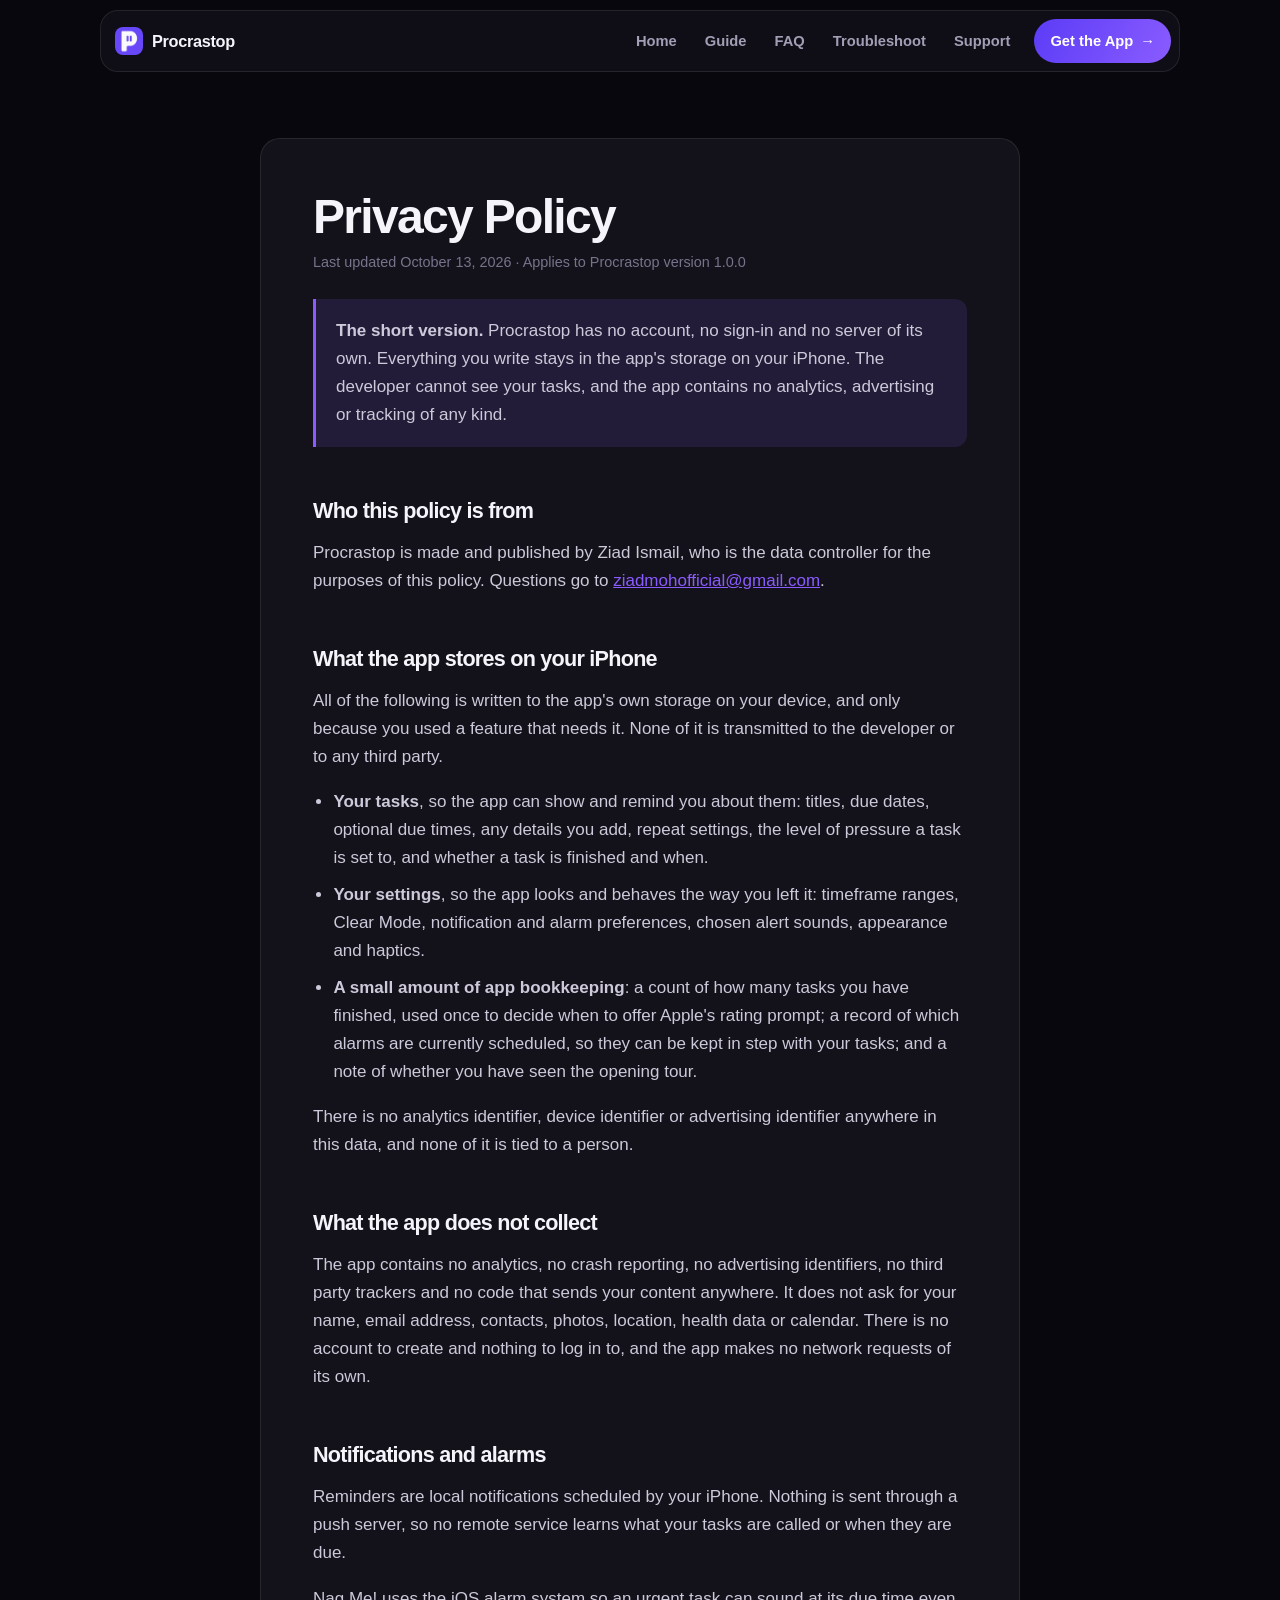
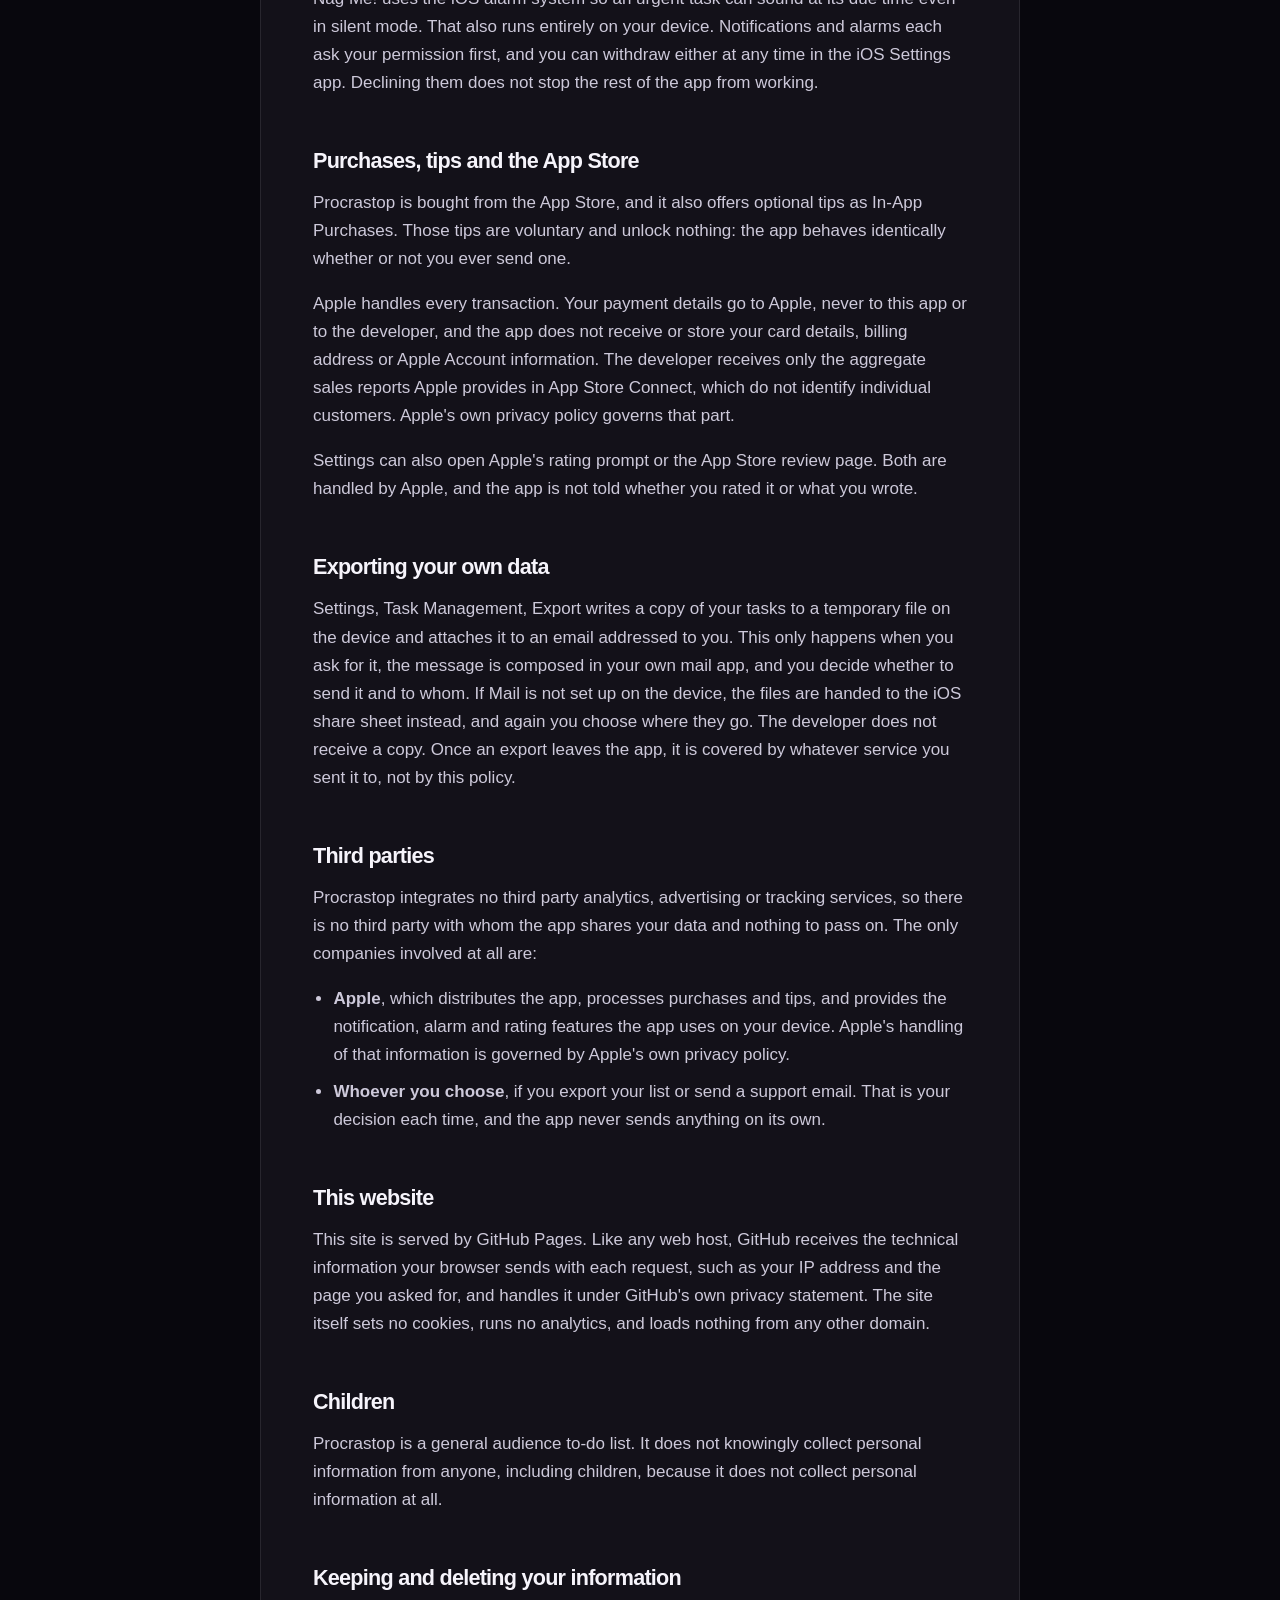
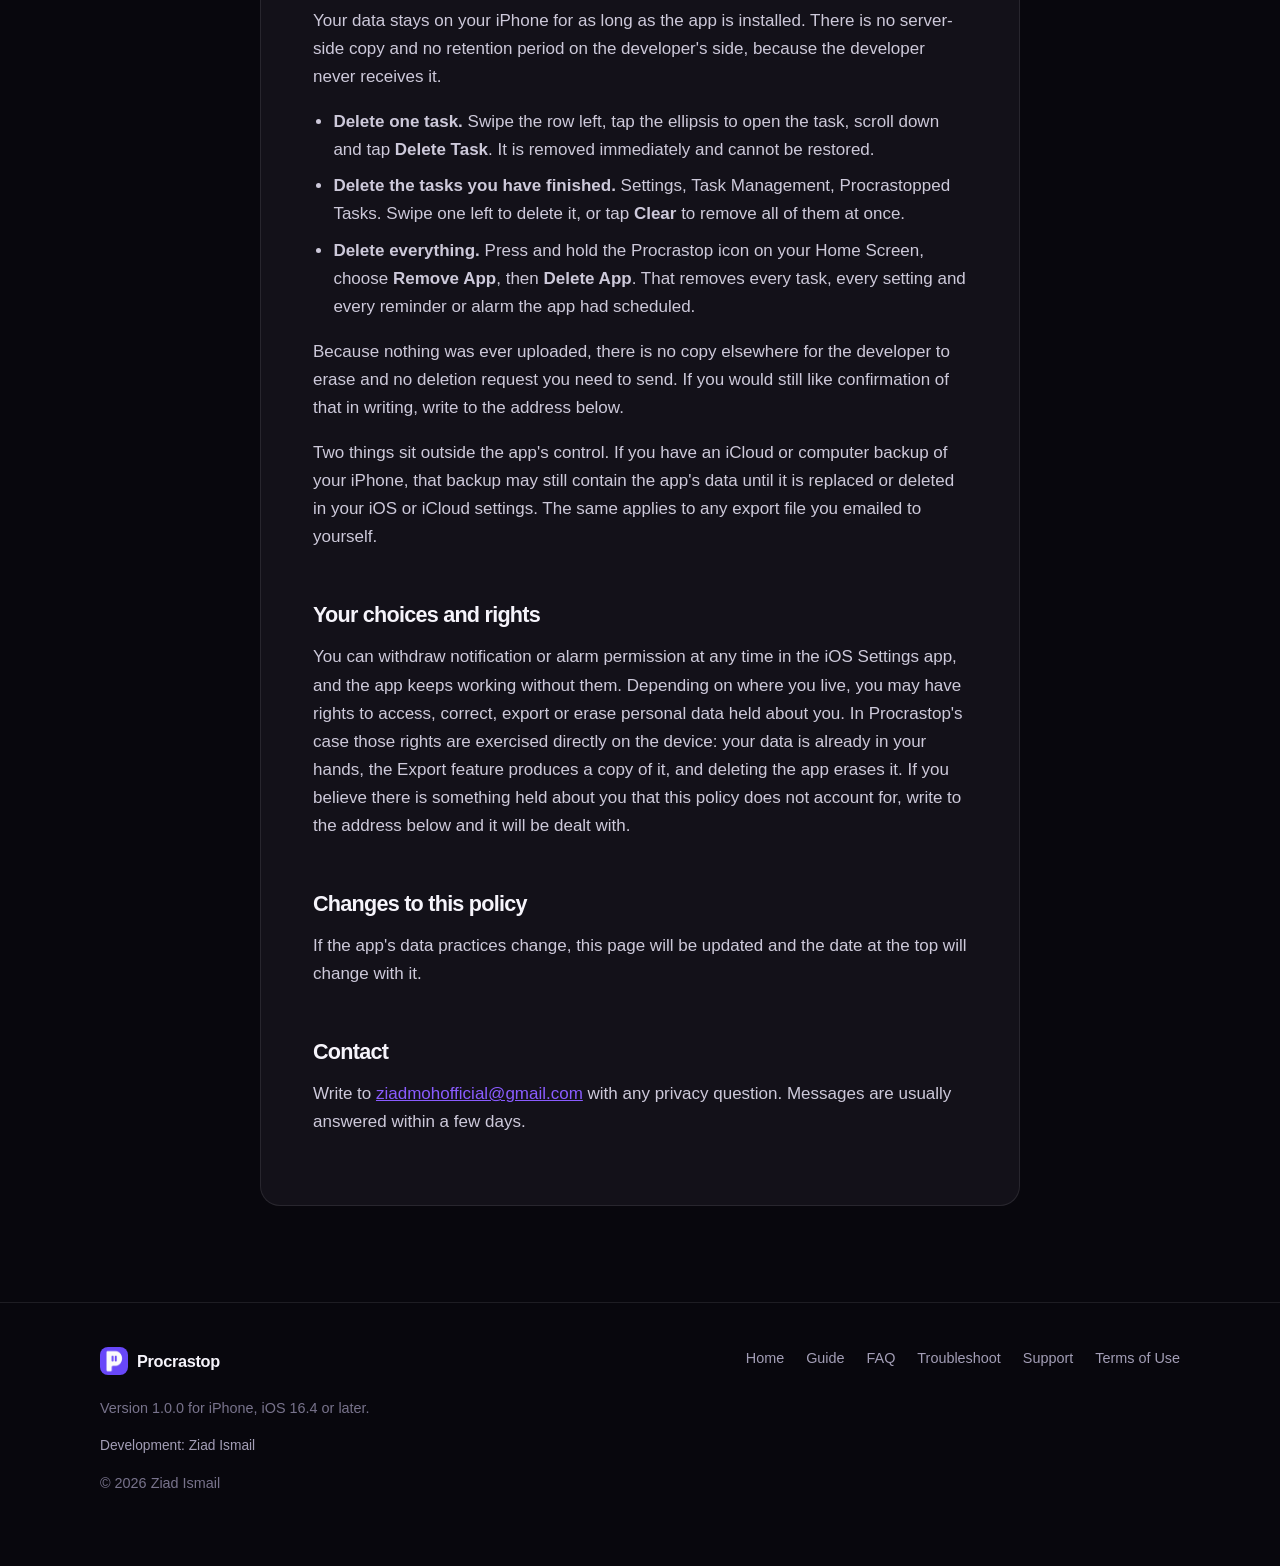
<file: privacy.html>
<!doctype html>
<html lang="en">
<head>
<meta charset="utf-8">
<meta name="viewport" content="width=device-width, initial-scale=1">
<title>Privacy Policy · Procrastop</title>
<meta name="description" content="Procrastop has no account and no server. Read exactly what the app stores on your iPhone, what it never collects, what Apple handles, and how to delete everything.">
<meta name="robots" content="index,follow">
<meta name="theme-color" content="#08070d">
<meta name="color-scheme" content="dark">
<link rel="canonical" href="https://ziad2211.github.io/Procrastop_LandingPage/privacy.html">
<link rel="icon" href="assets/favicon.png" type="image/png">
<link rel="apple-touch-icon" href="assets/logo.png">
<link rel="stylesheet" href="assets/styles.css">
<script>document.documentElement.className += " js";</script>
</head>

<body data-page="privacy">
<a class="skip-link" href="#main">Skip to content</a>

<header class="site-header">
  <div class="container">
    <nav class="navbar" aria-label="Primary">
      <a class="brand" href="index.html">
        <img class="mark" src="assets/logo.png" alt="" width="28" height="28">
        <span data-app-name>Procrastop</span>
      </a>

      <button class="nav-toggle" type="button" id="nav-toggle" aria-expanded="false" aria-controls="nav-menu" aria-label="Open navigation menu">
        <span class="nav-toggle-bars" aria-hidden="true"></span>
      </button>

      <div class="nav-menu" id="nav-menu">
        <ul class="nav-links">
          <li><a href="index.html">Home</a></li>
          <li><a href="guide.html">Guide</a></li>
          <li><a href="faq.html">FAQ</a></li>
          <li><a href="troubleshoot.html">Troubleshoot</a></li>
          <li><a href="support.html">Support</a></li>
        </ul>
      </div>

      <a class="nav-cta" data-app-store-link href="https://apps.apple.com/app/id6818837590">
        Get the App <span aria-hidden="true">&rarr;</span>
      </a>
    </nav>
  </div>
</header>

<main id="main" class="container">
<article class="legal">
  <h1>Privacy Policy</h1>
  <p class="updated">Last updated <span data-updated-at>October 13, 2026</span> · Applies to <span data-app-name>Procrastop</span> version <span data-app-version>1.0.0</span></p>

  <p class="notice"><strong>The short version.</strong> <span data-app-name>Procrastop</span> has no account, no sign-in and no server of its own. Everything you write stays in the app's storage on your iPhone. The developer cannot see your tasks, and the app contains no analytics, advertising or tracking of any kind.</p>

  <h2>Who this policy is from</h2>
  <p><span data-app-name>Procrastop</span> is made and published by <span data-developer-name>Ziad Ismail</span>, who is the data controller for the purposes of this policy. Questions go to <a data-support-email href="mailto:ziadmohofficial@gmail.com">ziadmohofficial@gmail.com</a>.</p>

  <h2>What the app stores on your iPhone</h2>
  <p>All of the following is written to the app's own storage on your device, and only because you used a feature that needs it. None of it is transmitted to the developer or to any third party.</p>
  <ul>
    <li><strong>Your tasks</strong>, so the app can show and remind you about them: titles, due dates, optional due times, any details you add, repeat settings, the level of pressure a task is set to, and whether a task is finished and when.</li>
    <li><strong>Your settings</strong>, so the app looks and behaves the way you left it: timeframe ranges, Clear Mode, notification and alarm preferences, chosen alert sounds, appearance and haptics.</li>
    <li><strong>A small amount of app bookkeeping</strong>: a count of how many tasks you have finished, used once to decide when to offer Apple's rating prompt; a record of which alarms are currently scheduled, so they can be kept in step with your tasks; and a note of whether you have seen the opening tour.</li>
  </ul>
  <p>There is no analytics identifier, device identifier or advertising identifier anywhere in this data, and none of it is tied to a person.</p>

  <h2>What the app does not collect</h2>
  <p>The app contains no analytics, no crash reporting, no advertising identifiers, no third party trackers and no code that sends your content anywhere. It does not ask for your name, email address, contacts, photos, location, health data or calendar. There is no account to create and nothing to log in to, and the app makes no network requests of its own.</p>

  <h2>Notifications and alarms</h2>
  <p>Reminders are local notifications scheduled by your iPhone. Nothing is sent through a push server, so no remote service learns what your tasks are called or when they are due.</p>
  <p>Nag Me! uses the iOS alarm system so an urgent task can sound at its due time even in silent mode. That also runs entirely on your device. Notifications and alarms each ask your permission first, and you can withdraw either at any time in the iOS Settings app. Declining them does not stop the rest of the app from working.</p>

  <h2>Purchases, tips and the App Store</h2>
  <p>Procrastop is bought from the App Store, and it also offers optional tips as In-App Purchases. Those tips are voluntary and unlock nothing: the app behaves identically whether or not you ever send one.</p>
  <p>Apple handles every transaction. Your payment details go to Apple, never to this app or to the developer, and the app does not receive or store your card details, billing address or Apple Account information. The developer receives only the aggregate sales reports Apple provides in App Store Connect, which do not identify individual customers. Apple's own privacy policy governs that part.</p>
  <p>Settings can also open Apple's rating prompt or the App Store review page. Both are handled by Apple, and the app is not told whether you rated it or what you wrote.</p>

  <h2>Exporting your own data</h2>
  <p>Settings, Task Management, Export writes a copy of your tasks to a temporary file on the device and attaches it to an email addressed to you. This only happens when you ask for it, the message is composed in your own mail app, and you decide whether to send it and to whom. If Mail is not set up on the device, the files are handed to the iOS share sheet instead, and again you choose where they go. The developer does not receive a copy. Once an export leaves the app, it is covered by whatever service you sent it to, not by this policy.</p>

  <h2>Third parties</h2>
  <p>Procrastop integrates no third party analytics, advertising or tracking services, so there is no third party with whom the app shares your data and nothing to pass on. The only companies involved at all are:</p>
  <ul>
    <li><strong>Apple</strong>, which distributes the app, processes purchases and tips, and provides the notification, alarm and rating features the app uses on your device. Apple's handling of that information is governed by Apple's own privacy policy.</li>
    <li><strong>Whoever you choose</strong>, if you export your list or send a support email. That is your decision each time, and the app never sends anything on its own.</li>
  </ul>

  <h2>This website</h2>
  <p>This site is served by GitHub Pages. Like any web host, GitHub receives the technical information your browser sends with each request, such as your IP address and the page you asked for, and handles it under GitHub's own privacy statement. The site itself sets no cookies, runs no analytics, and loads nothing from any other domain.</p>

  <h2>Children</h2>
  <p>Procrastop is a general audience to-do list. It does not knowingly collect personal information from anyone, including children, because it does not collect personal information at all.</p>

  <h2>Keeping and deleting your information</h2>
  <p>Your data stays on your iPhone for as long as the app is installed. There is no server-side copy and no retention period on the developer's side, because the developer never receives it.</p>
  <ul>
    <li><strong>Delete one task.</strong> Swipe the row left, tap the ellipsis to open the task, scroll down and tap <strong>Delete Task</strong>. It is removed immediately and cannot be restored.</li>
    <li><strong>Delete the tasks you have finished.</strong> Settings, Task Management, Procrastopped Tasks. Swipe one left to delete it, or tap <strong>Clear</strong> to remove all of them at once.</li>
    <li><strong>Delete everything.</strong> Press and hold the Procrastop icon on your Home Screen, choose <strong>Remove App</strong>, then <strong>Delete App</strong>. That removes every task, every setting and every reminder or alarm the app had scheduled.</li>
  </ul>
  <p>Because nothing was ever uploaded, there is no copy elsewhere for the developer to erase and no deletion request you need to send. If you would still like confirmation of that in writing, write to the address below.</p>
  <p>Two things sit outside the app's control. If you have an iCloud or computer backup of your iPhone, that backup may still contain the app's data until it is replaced or deleted in your iOS or iCloud settings. The same applies to any export file you emailed to yourself.</p>

  <h2>Your choices and rights</h2>
  <p>You can withdraw notification or alarm permission at any time in the iOS Settings app, and the app keeps working without them. Depending on where you live, you may have rights to access, correct, export or erase personal data held about you. In Procrastop's case those rights are exercised directly on the device: your data is already in your hands, the Export feature produces a copy of it, and deleting the app erases it. If you believe there is something held about you that this policy does not account for, write to the address below and it will be dealt with.</p>

  <h2>Changes to this policy</h2>
  <p>If the app's data practices change, this page will be updated and the date at the top will change with it.</p>

  <h2>Contact</h2>
  <p>Write to <a data-support-email href="mailto:ziadmohofficial@gmail.com">ziadmohofficial@gmail.com</a> with any privacy question. Messages are usually answered within a few days.</p>
</article>
</main>

<footer class="site-footer">
  <div class="container footer-grid">
    <div>
      <a class="brand" href="index.html"><img class="mark" src="assets/logo.png" alt="" aria-hidden="true" width="26" height="26"><span data-app-name>Procrastop</span></a>
      <p class="footer-note">Version <span data-app-version>1.0.0</span> for iPhone, iOS 16.4 or later.</p>
      <p class="footer-credits">Development: <span data-credit-development>Ziad Ismail</span></p>
      <p>&copy; <span id="year">2026</span> <span data-developer-name>Ziad Ismail</span></p>
    </div>
    <nav class="footer-links" aria-label="Footer">
      <a href="index.html">Home</a>
      <a href="guide.html">Guide</a>
      <a href="faq.html">FAQ</a>
      <a href="troubleshoot.html">Troubleshoot</a>
      <a href="support.html">Support</a>
      <a href="terms.html">Terms of Use</a>
    </nav>
  </div>
</footer>

<script src="assets/config.js"></script>
<script src="assets/site.js"></script>
</body>
</html>
</file>
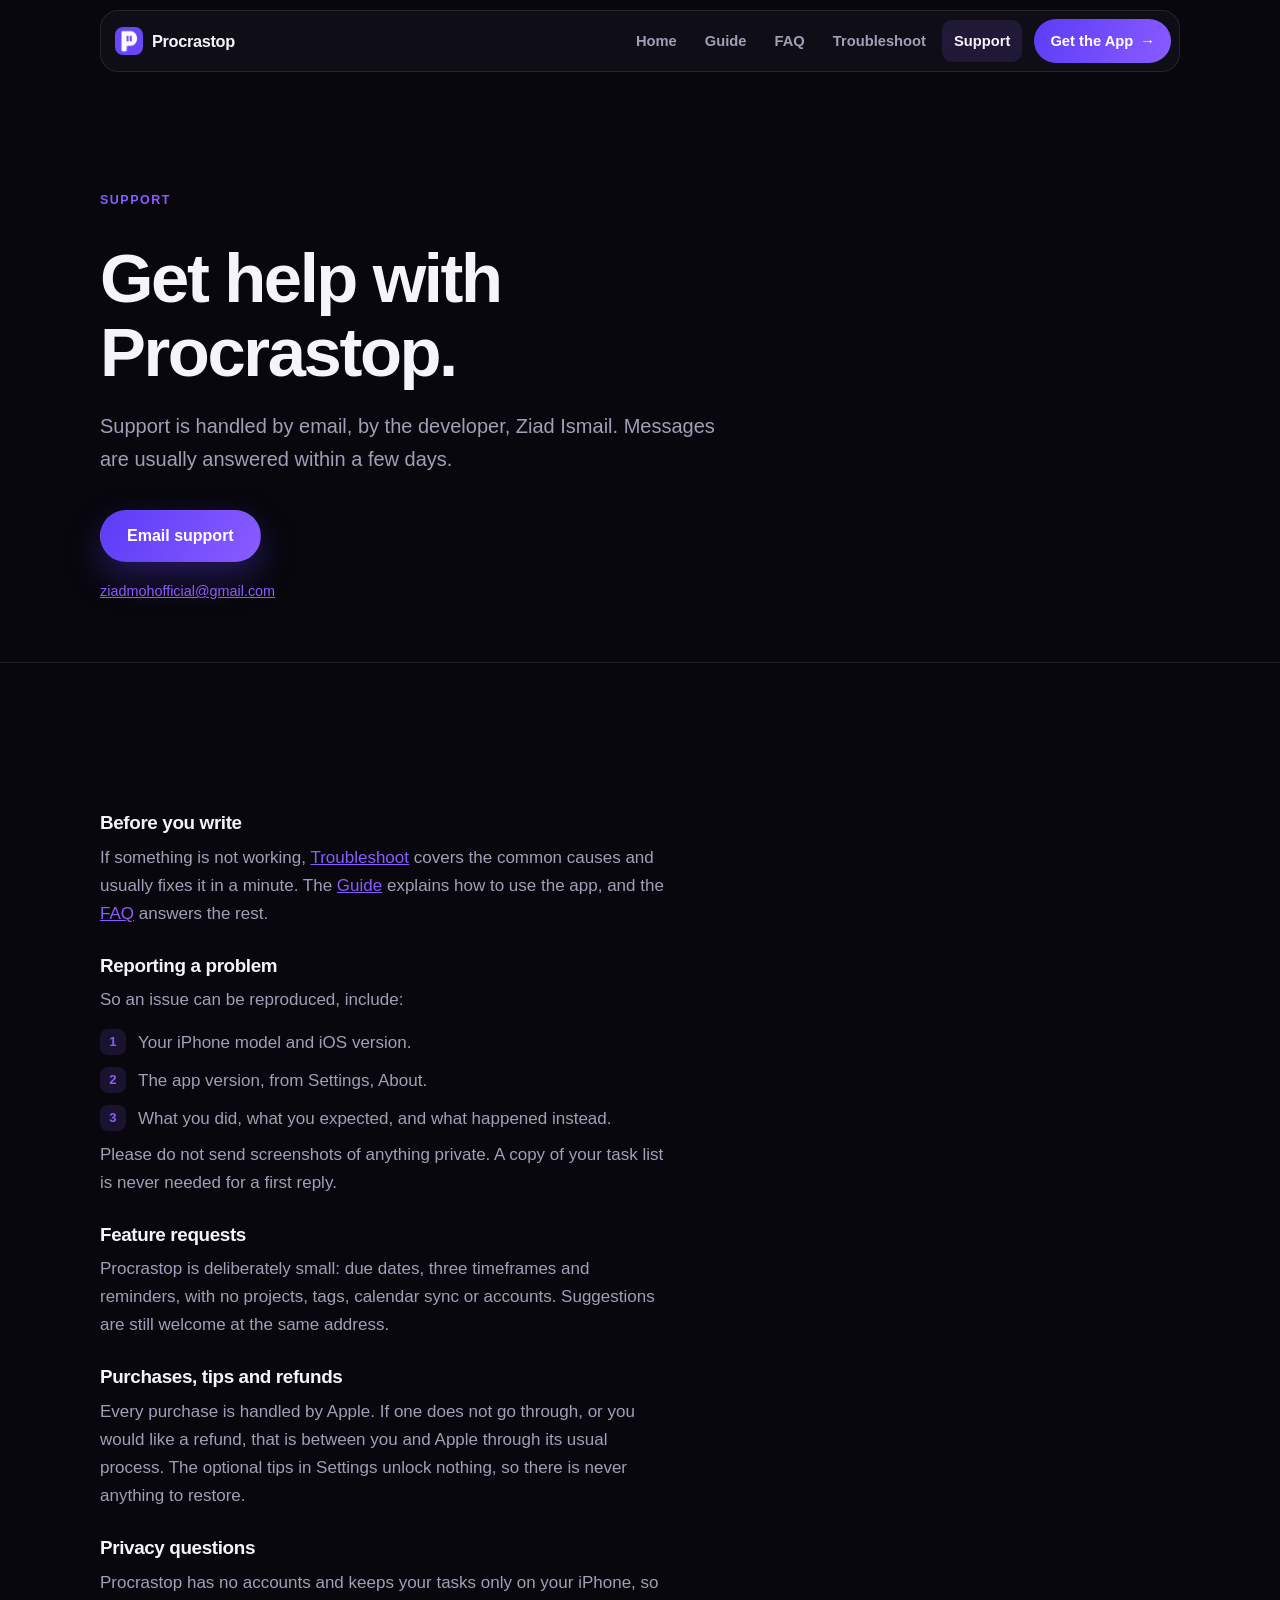
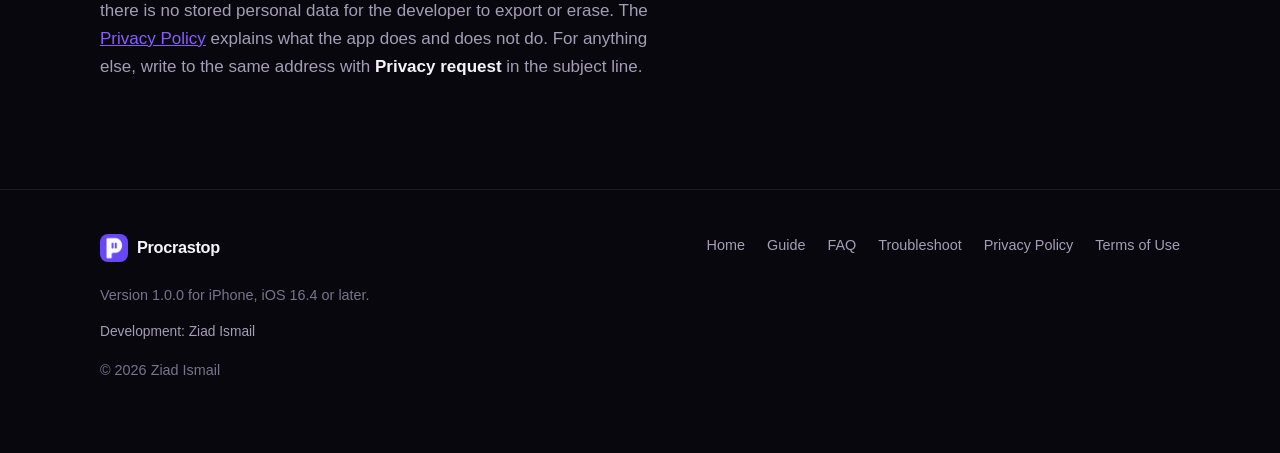
<file: support.html>
<!doctype html>
<html lang="en">
<head>
<meta charset="utf-8">
<meta name="viewport" content="width=device-width, initial-scale=1">
<title>Support · Procrastop</title>
<meta name="description" content="Get help with Procrastop, report a problem or send feedback. Support is handled by email, directly by the developer.">
<meta name="robots" content="index,follow">
<meta name="theme-color" content="#08070d">
<meta name="color-scheme" content="dark">
<link rel="canonical" href="https://ziad2211.github.io/Procrastop_LandingPage/support.html">
<link rel="icon" href="assets/favicon.png" type="image/png">
<link rel="apple-touch-icon" href="assets/logo.png">

<meta property="og:url" content="https://ziad2211.github.io/Procrastop_LandingPage/support.html">
<meta property="og:type" content="article">
<meta property="og:site_name" content="Procrastop">
<meta property="og:title" content="Support · Procrastop">
<meta property="og:description" content="Get help with Procrastop, report a problem or send feedback.">
<meta property="og:image" content="https://ziad2211.github.io/Procrastop_LandingPage/assets/screenshots/app-list.png">
<meta name="twitter:card" content="summary_large_image">
<meta name="twitter:title" content="Support · Procrastop">
<meta name="twitter:description" content="Get help with Procrastop, report a problem or send feedback.">
<meta name="twitter:image" content="https://ziad2211.github.io/Procrastop_LandingPage/assets/screenshots/app-list.png">

<link rel="stylesheet" href="assets/styles.css">
<script>document.documentElement.className += " js";</script>
</head>

<body data-page="support">
<a class="skip-link" href="#main">Skip to content</a>

<header class="site-header">
  <div class="container">
    <nav class="navbar" aria-label="Primary">
      <a class="brand" href="index.html">
        <img class="mark" src="assets/logo.png" alt="" width="28" height="28">
        <span data-app-name>Procrastop</span>
      </a>

      <button class="nav-toggle" type="button" id="nav-toggle" aria-expanded="false" aria-controls="nav-menu" aria-label="Open navigation menu">
        <span class="nav-toggle-bars" aria-hidden="true"></span>
      </button>

      <div class="nav-menu" id="nav-menu">
        <ul class="nav-links">
          <li><a href="index.html">Home</a></li>
          <li><a href="guide.html">Guide</a></li>
          <li><a href="faq.html">FAQ</a></li>
          <li><a href="troubleshoot.html">Troubleshoot</a></li>
          <li><a href="support.html">Support</a></li>
        </ul>
      </div>

      <a class="nav-cta" data-app-store-link href="https://apps.apple.com/app/id6818837590">
        Get the App <span aria-hidden="true">&rarr;</span>
      </a>
    </nav>
  </div>
</header>

<main id="main">

  <section class="guide-hero container">
    <p class="eyebrow">Support</p>
    <h1>Get help with Procrastop.</h1>
    <p class="lede">Support is handled by email, by the developer, <span data-developer-name>Ziad Ismail</span>. Messages are usually answered within a few days.</p>
    <div class="actions">
      <a class="button button-primary" data-support-email href="mailto:ziadmohofficial@gmail.com">Email support</a>
    </div>
    <p class="hero-note">
      <a data-support-email href="mailto:ziadmohofficial@gmail.com">ziadmohofficial@gmail.com</a>
    </p>
  </section>

  <section class="band">
    <div class="container reveal">
      <div class="howto">
        <div>
          <h3>Before you write</h3>
          <p>If something is not working, <a href="troubleshoot.html">Troubleshoot</a> covers the common causes and usually fixes it in a minute. The <a href="guide.html">Guide</a> explains how to use the app, and the <a href="faq.html">FAQ</a> answers the rest.</p>

          <h3>Reporting a problem</h3>
          <p>So an issue can be reproduced, include:</p>
          <ol>
            <li>Your iPhone model and iOS version.</li>
            <li>The app version, from Settings, About.</li>
            <li>What you did, what you expected, and what happened instead.</li>
          </ol>
          <p>Please do not send screenshots of anything private. A copy of your task list is never needed for a first reply.</p>

          <h3>Feature requests</h3>
          <p>Procrastop is deliberately small: due dates, three timeframes and reminders, with no projects, tags, calendar sync or accounts. Suggestions are still welcome at the same address.</p>

          <h3>Purchases, tips and refunds</h3>
          <p>Every purchase is handled by Apple. If one does not go through, or you would like a refund, that is between you and Apple through its usual process. The optional tips in Settings unlock nothing, so there is never anything to restore.</p>

          <h3>Privacy questions</h3>
          <p>Procrastop has no accounts and keeps your tasks only on your iPhone, so there is no stored personal data for the developer to export or erase. The <a href="privacy.html">Privacy Policy</a> explains what the app does and does not do. For anything else, write to the same address with <b>Privacy request</b> in the subject line.</p>
        </div>
      </div>
    </div>
  </section>

</main>

<footer class="site-footer">
  <div class="container footer-grid">
    <div>
      <a class="brand" href="index.html"><img class="mark" src="assets/logo.png" alt="" aria-hidden="true" width="26" height="26"><span data-app-name>Procrastop</span></a>
      <p class="footer-note">Version <span data-app-version>1.0.0</span> for iPhone, iOS 16.4 or later.</p>
      <p class="footer-credits">Development: <span data-credit-development>Ziad Ismail</span></p>
      <p>&copy; <span id="year">2026</span> <span data-developer-name>Ziad Ismail</span></p>
    </div>
    <nav class="footer-links" aria-label="Footer">
      <a href="index.html">Home</a>
      <a href="guide.html">Guide</a>
      <a href="faq.html">FAQ</a>
      <a href="troubleshoot.html">Troubleshoot</a>
      <a href="privacy.html">Privacy Policy</a>
      <a href="terms.html">Terms of Use</a>
    </nav>
  </div>
</footer>

<script src="assets/config.js"></script>
<script src="assets/site.js"></script>
</body>
</html>
</file>
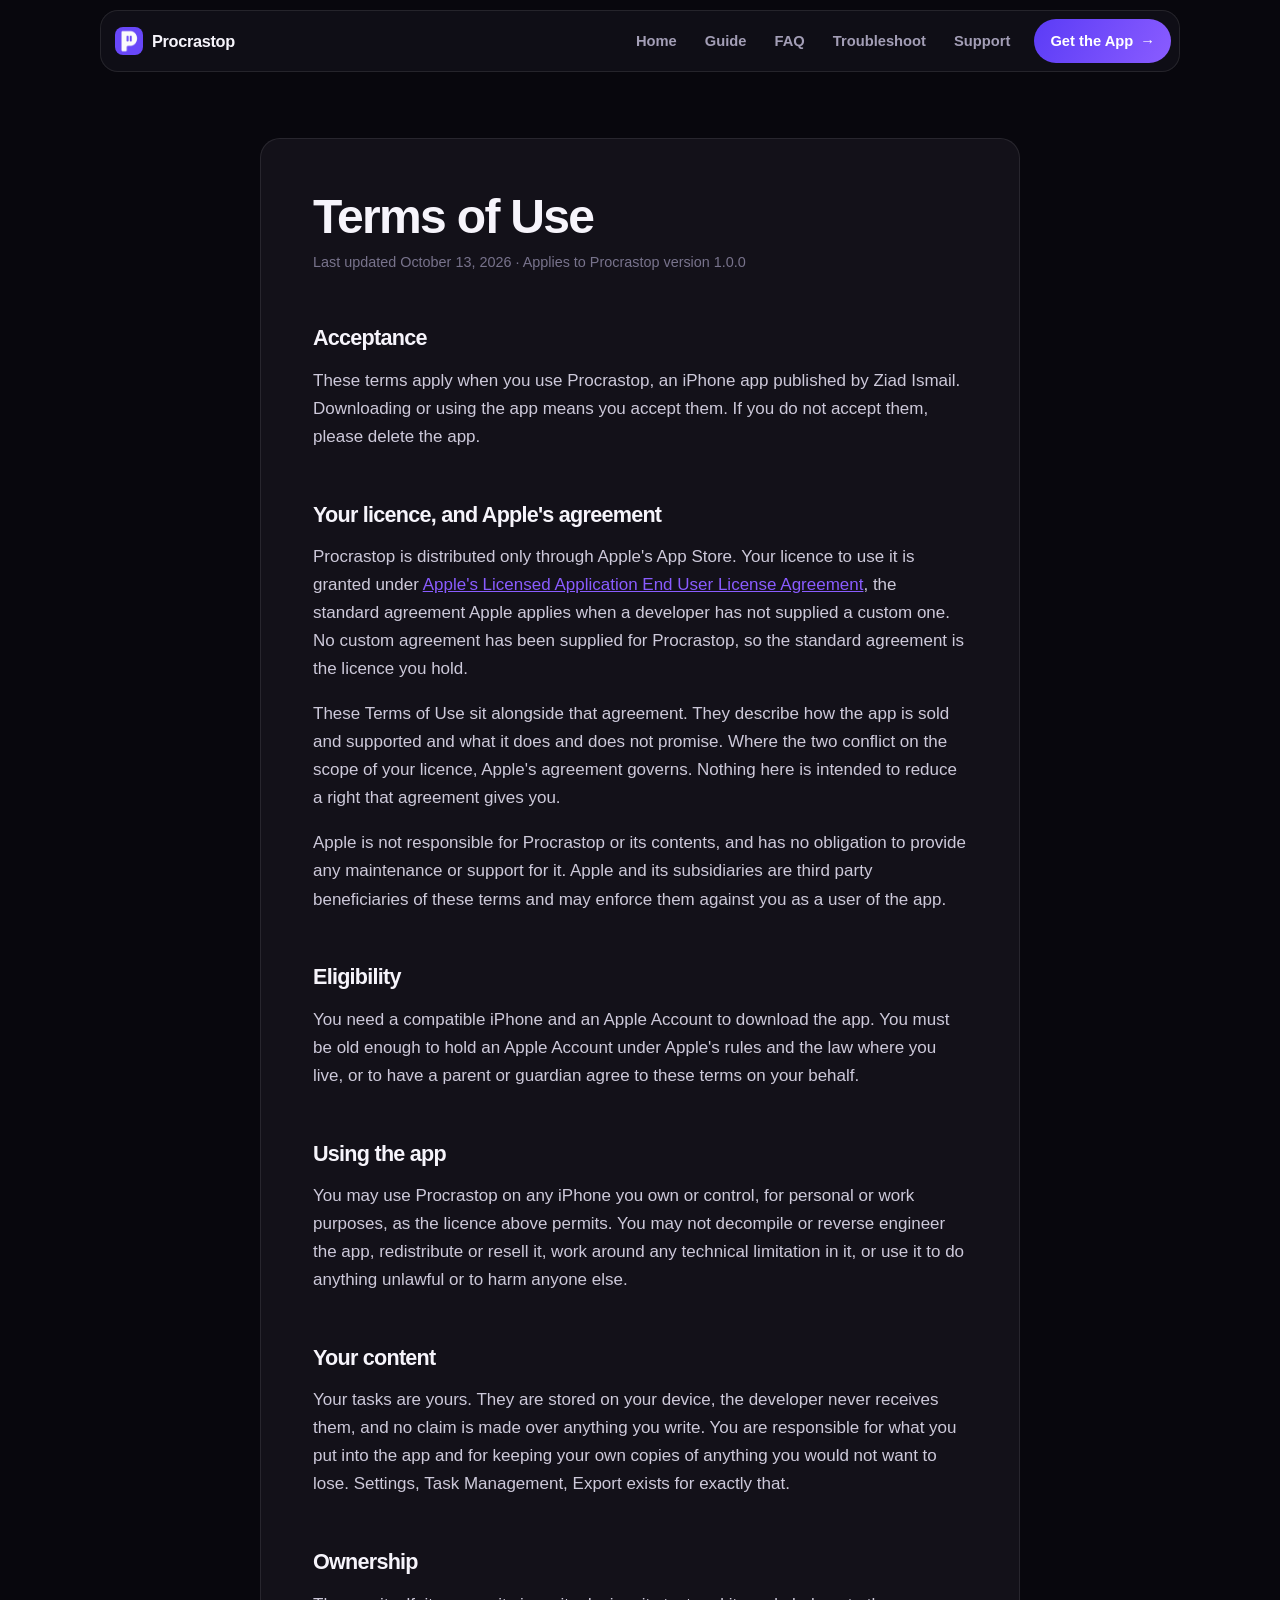
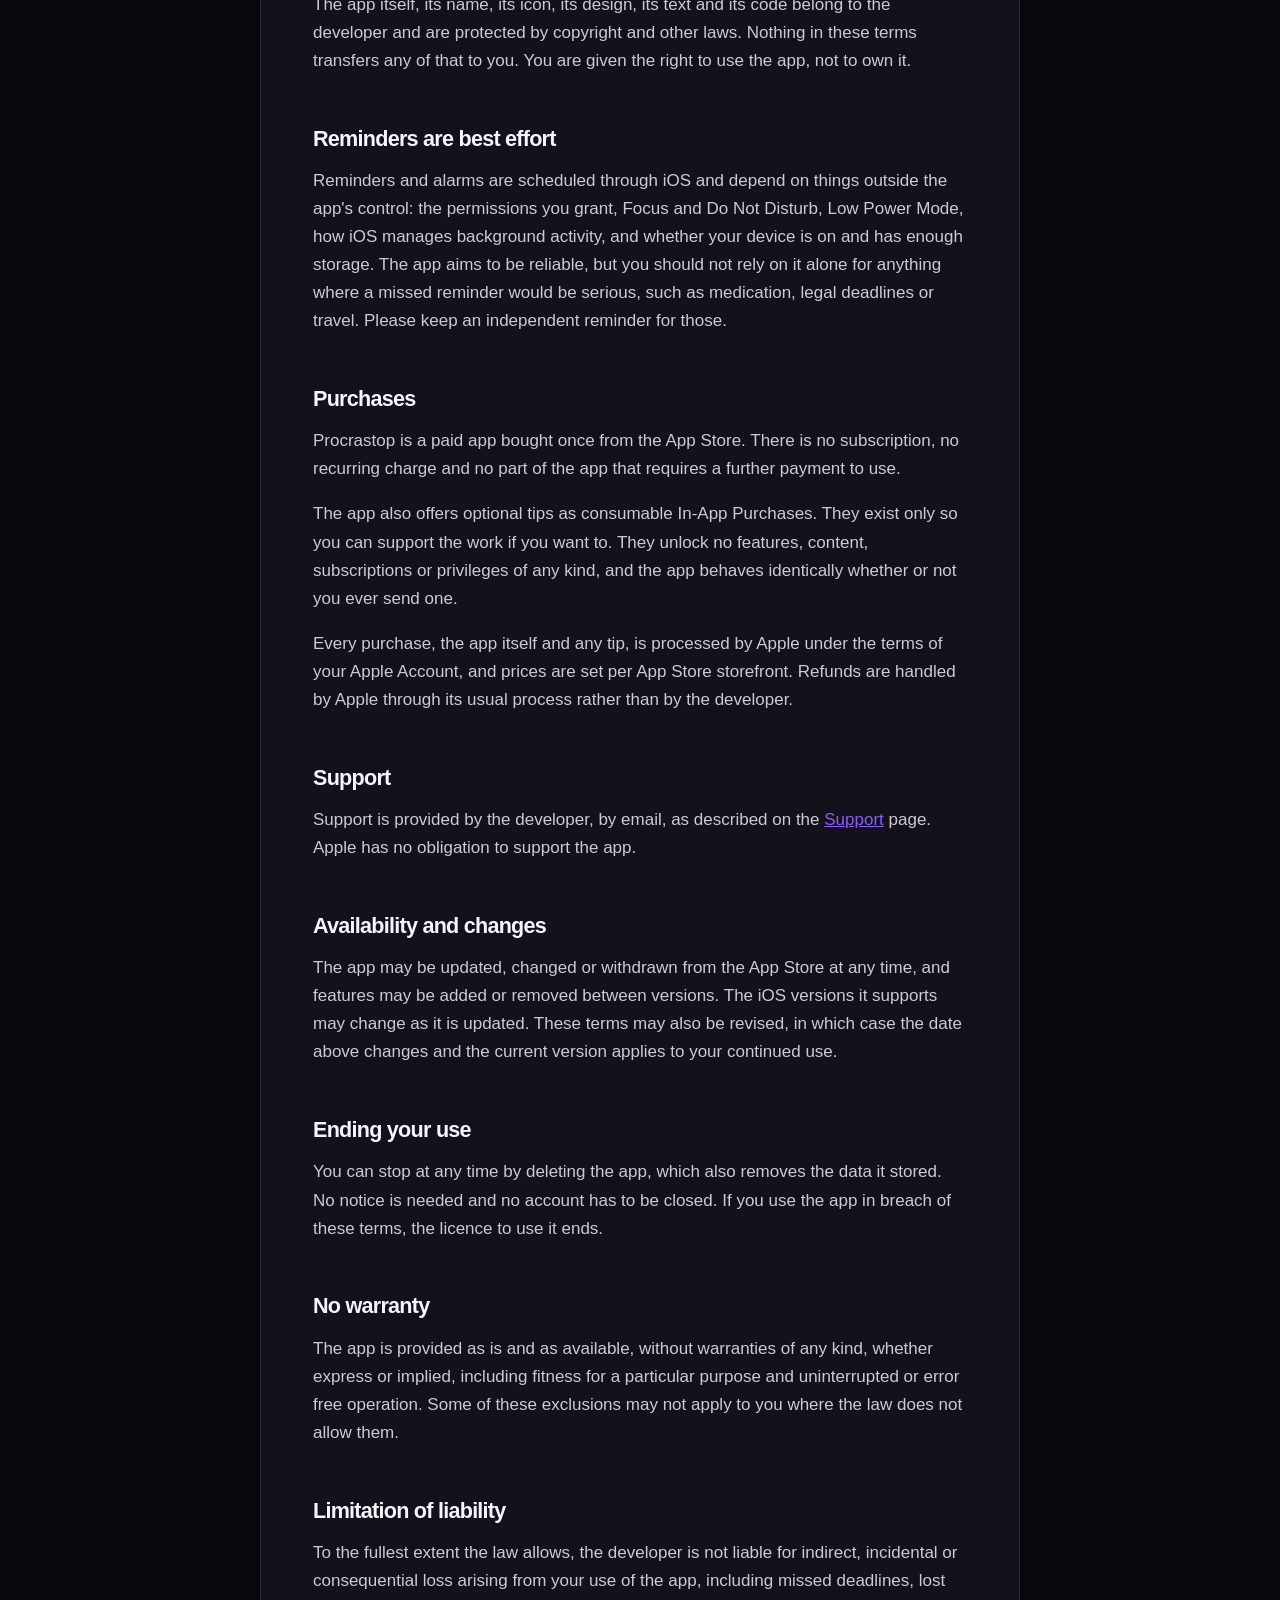
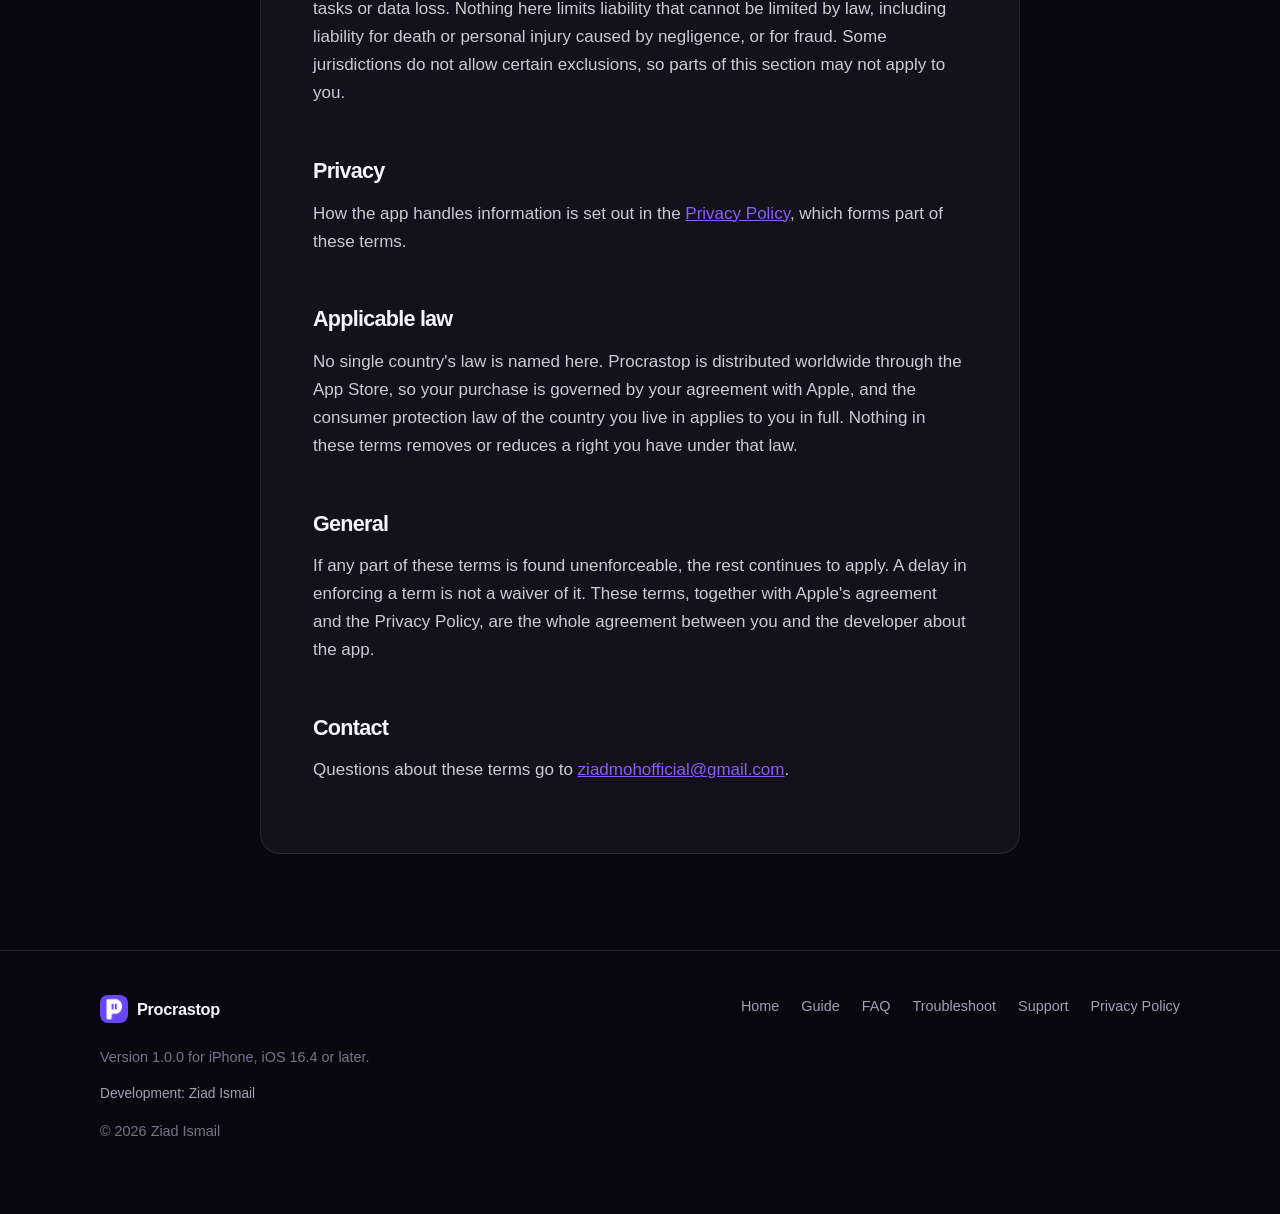
<file: terms.html>
<!doctype html>
<html lang="en">
<head>
<meta charset="utf-8">
<meta name="viewport" content="width=device-width, initial-scale=1">
<title>Terms of Use · Procrastop</title>
<meta name="description" content="The terms that apply when you use Procrastop, how they sit alongside Apple's standard licence, and the limits of what the app promises.">
<meta name="robots" content="index,follow">
<meta name="theme-color" content="#08070d">
<meta name="color-scheme" content="dark">
<link rel="canonical" href="https://ziad2211.github.io/Procrastop_LandingPage/terms.html">
<link rel="icon" href="assets/favicon.png" type="image/png">
<link rel="apple-touch-icon" href="assets/logo.png">
<link rel="stylesheet" href="assets/styles.css">
<script>document.documentElement.className += " js";</script>
</head>

<body data-page="terms">
<a class="skip-link" href="#main">Skip to content</a>

<header class="site-header">
  <div class="container">
    <nav class="navbar" aria-label="Primary">
      <a class="brand" href="index.html">
        <img class="mark" src="assets/logo.png" alt="" width="28" height="28">
        <span data-app-name>Procrastop</span>
      </a>

      <button class="nav-toggle" type="button" id="nav-toggle" aria-expanded="false" aria-controls="nav-menu" aria-label="Open navigation menu">
        <span class="nav-toggle-bars" aria-hidden="true"></span>
      </button>

      <div class="nav-menu" id="nav-menu">
        <ul class="nav-links">
          <li><a href="index.html">Home</a></li>
          <li><a href="guide.html">Guide</a></li>
          <li><a href="faq.html">FAQ</a></li>
          <li><a href="troubleshoot.html">Troubleshoot</a></li>
          <li><a href="support.html">Support</a></li>
        </ul>
      </div>

      <a class="nav-cta" data-app-store-link href="https://apps.apple.com/app/id6818837590">
        Get the App <span aria-hidden="true">&rarr;</span>
      </a>
    </nav>
  </div>
</header>

<main id="main" class="container">
<article class="legal">
  <h1>Terms of Use</h1>
  <p class="updated">Last updated <span data-updated-at>October 13, 2026</span> · Applies to <span data-app-name>Procrastop</span> version <span data-app-version>1.0.0</span></p>

  <h2>Acceptance</h2>
  <p>These terms apply when you use <span data-app-name>Procrastop</span>, an iPhone app published by <span data-developer-name>Ziad Ismail</span>. Downloading or using the app means you accept them. If you do not accept them, please delete the app.</p>

  <h2>Your licence, and Apple's agreement</h2>
  <p>Procrastop is distributed only through Apple's App Store. Your licence to use it is granted under <a href="https://www.apple.com/legal/internet-services/itunes/dev/stdeula/" rel="noopener">Apple's Licensed Application End User License Agreement</a>, the standard agreement Apple applies when a developer has not supplied a custom one. No custom agreement has been supplied for Procrastop, so the standard agreement is the licence you hold.</p>
  <p>These Terms of Use sit alongside that agreement. They describe how the app is sold and supported and what it does and does not promise. Where the two conflict on the scope of your licence, Apple's agreement governs. Nothing here is intended to reduce a right that agreement gives you.</p>
  <p>Apple is not responsible for Procrastop or its contents, and has no obligation to provide any maintenance or support for it. Apple and its subsidiaries are third party beneficiaries of these terms and may enforce them against you as a user of the app.</p>

  <h2>Eligibility</h2>
  <p>You need a compatible iPhone and an Apple Account to download the app. You must be old enough to hold an Apple Account under Apple's rules and the law where you live, or to have a parent or guardian agree to these terms on your behalf.</p>

  <h2>Using the app</h2>
  <p>You may use Procrastop on any iPhone you own or control, for personal or work purposes, as the licence above permits. You may not decompile or reverse engineer the app, redistribute or resell it, work around any technical limitation in it, or use it to do anything unlawful or to harm anyone else.</p>

  <h2>Your content</h2>
  <p>Your tasks are yours. They are stored on your device, the developer never receives them, and no claim is made over anything you write. You are responsible for what you put into the app and for keeping your own copies of anything you would not want to lose. Settings, Task Management, Export exists for exactly that.</p>

  <h2>Ownership</h2>
  <p>The app itself, its name, its icon, its design, its text and its code belong to the developer and are protected by copyright and other laws. Nothing in these terms transfers any of that to you. You are given the right to use the app, not to own it.</p>

  <h2>Reminders are best effort</h2>
  <p>Reminders and alarms are scheduled through iOS and depend on things outside the app's control: the permissions you grant, Focus and Do Not Disturb, Low Power Mode, how iOS manages background activity, and whether your device is on and has enough storage. The app aims to be reliable, but you should not rely on it alone for anything where a missed reminder would be serious, such as medication, legal deadlines or travel. Please keep an independent reminder for those.</p>

  <h2>Purchases</h2>
  <p>Procrastop is a paid app bought once from the App Store. There is no subscription, no recurring charge and no part of the app that requires a further payment to use.</p>
  <p>The app also offers optional tips as consumable In-App Purchases. They exist only so you can support the work if you want to. They unlock no features, content, subscriptions or privileges of any kind, and the app behaves identically whether or not you ever send one.</p>
  <p>Every purchase, the app itself and any tip, is processed by Apple under the terms of your Apple Account, and prices are set per App Store storefront. Refunds are handled by Apple through its usual process rather than by the developer.</p>

  <h2>Support</h2>
  <p>Support is provided by the developer, by email, as described on the <a href="support.html">Support</a> page. Apple has no obligation to support the app.</p>

  <h2>Availability and changes</h2>
  <p>The app may be updated, changed or withdrawn from the App Store at any time, and features may be added or removed between versions. The iOS versions it supports may change as it is updated. These terms may also be revised, in which case the date above changes and the current version applies to your continued use.</p>

  <h2>Ending your use</h2>
  <p>You can stop at any time by deleting the app, which also removes the data it stored. No notice is needed and no account has to be closed. If you use the app in breach of these terms, the licence to use it ends.</p>

  <h2>No warranty</h2>
  <p>The app is provided as is and as available, without warranties of any kind, whether express or implied, including fitness for a particular purpose and uninterrupted or error free operation. Some of these exclusions may not apply to you where the law does not allow them.</p>

  <h2>Limitation of liability</h2>
  <p>To the fullest extent the law allows, the developer is not liable for indirect, incidental or consequential loss arising from your use of the app, including missed deadlines, lost tasks or data loss. Nothing here limits liability that cannot be limited by law, including liability for death or personal injury caused by negligence, or for fraud. Some jurisdictions do not allow certain exclusions, so parts of this section may not apply to you.</p>

  <h2>Privacy</h2>
  <p>How the app handles information is set out in the <a href="privacy.html">Privacy Policy</a>, which forms part of these terms.</p>

  <h2>Applicable law</h2>
  <p>No single country's law is named here. Procrastop is distributed worldwide through the App Store, so your purchase is governed by your agreement with Apple, and the consumer protection law of the country you live in applies to you in full. Nothing in these terms removes or reduces a right you have under that law.</p>

  <h2>General</h2>
  <p>If any part of these terms is found unenforceable, the rest continues to apply. A delay in enforcing a term is not a waiver of it. These terms, together with Apple's agreement and the Privacy Policy, are the whole agreement between you and the developer about the app.</p>

  <h2>Contact</h2>
  <p>Questions about these terms go to <a data-support-email href="mailto:ziadmohofficial@gmail.com">ziadmohofficial@gmail.com</a>.</p>
</article>
</main>

<footer class="site-footer">
  <div class="container footer-grid">
    <div>
      <a class="brand" href="index.html"><img class="mark" src="assets/logo.png" alt="" aria-hidden="true" width="26" height="26"><span data-app-name>Procrastop</span></a>
      <p class="footer-note">Version <span data-app-version>1.0.0</span> for iPhone, iOS 16.4 or later.</p>
      <p class="footer-credits">Development: <span data-credit-development>Ziad Ismail</span></p>
      <p>&copy; <span id="year">2026</span> <span data-developer-name>Ziad Ismail</span></p>
    </div>
    <nav class="footer-links" aria-label="Footer">
      <a href="index.html">Home</a>
      <a href="guide.html">Guide</a>
      <a href="faq.html">FAQ</a>
      <a href="troubleshoot.html">Troubleshoot</a>
      <a href="support.html">Support</a>
      <a href="privacy.html">Privacy Policy</a>
    </nav>
  </div>
</footer>

<script src="assets/config.js"></script>
<script src="assets/site.js"></script>
</body>
</html>
</file>
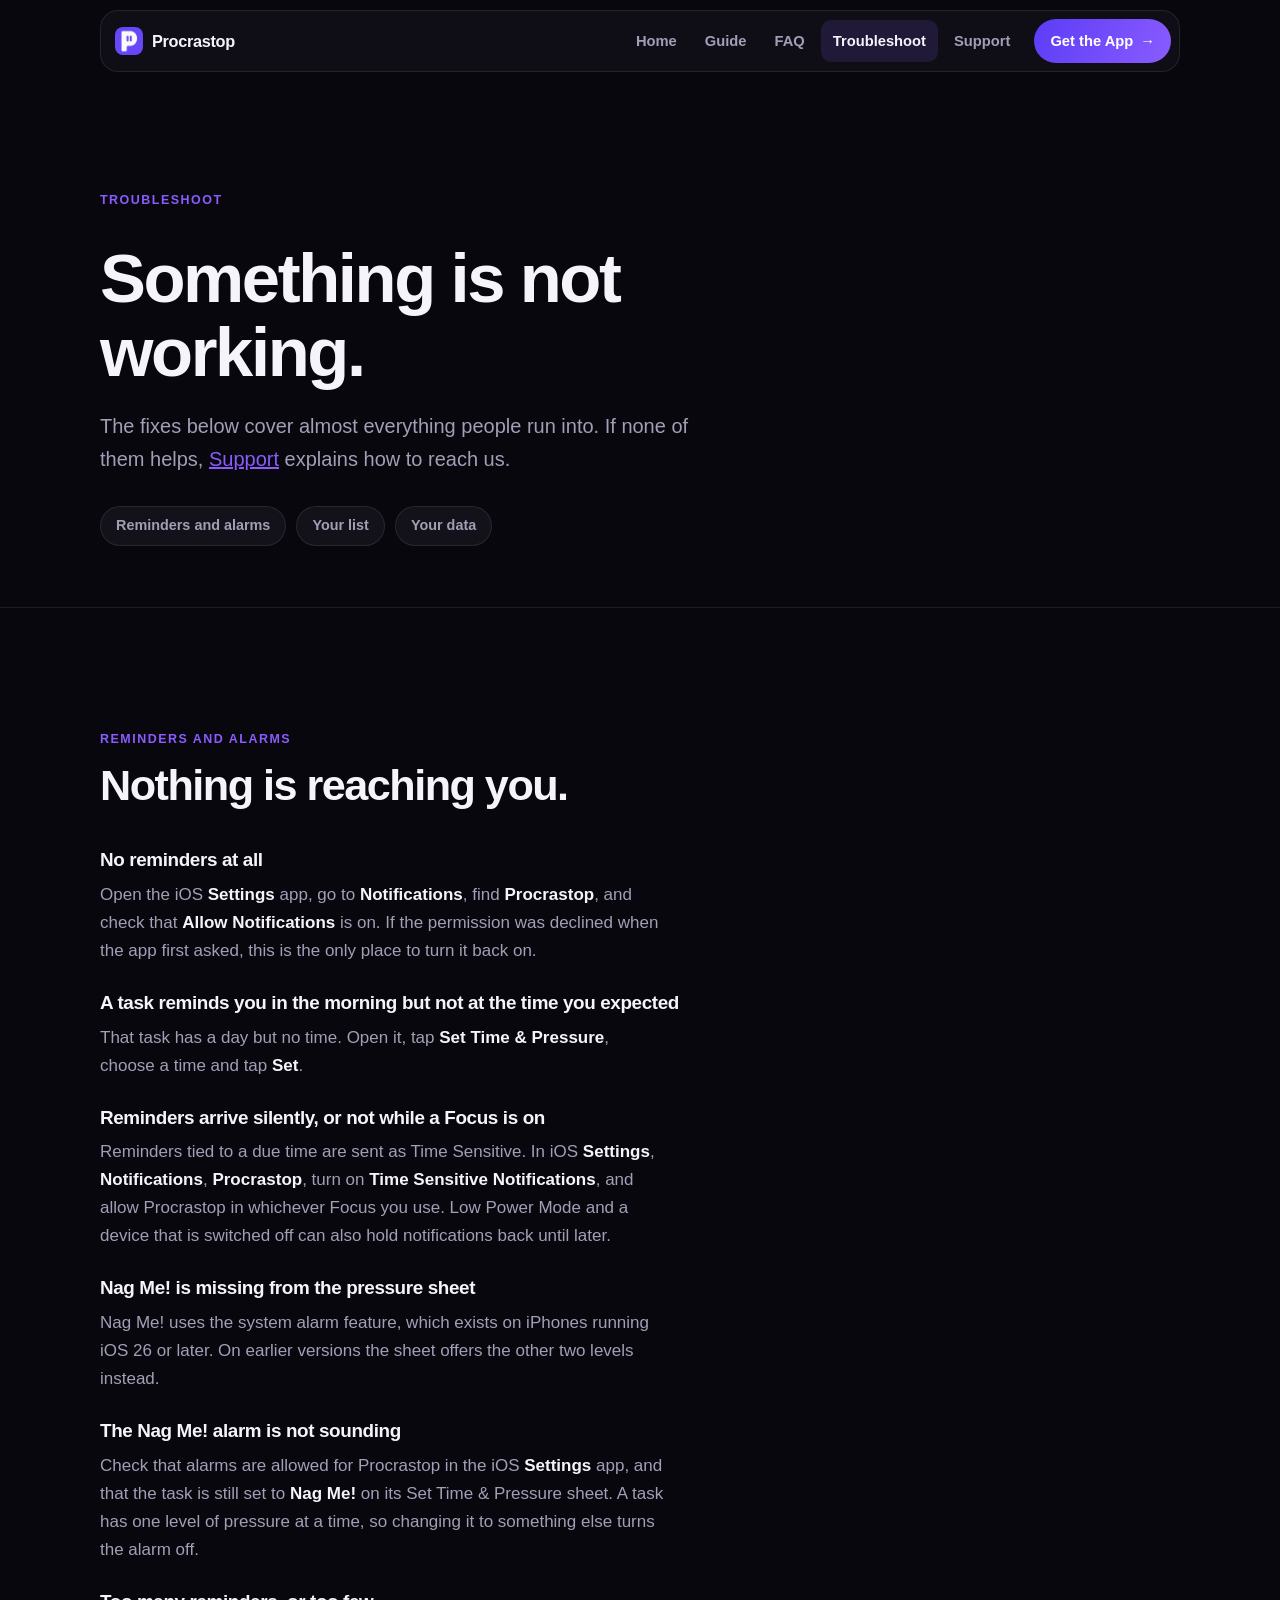
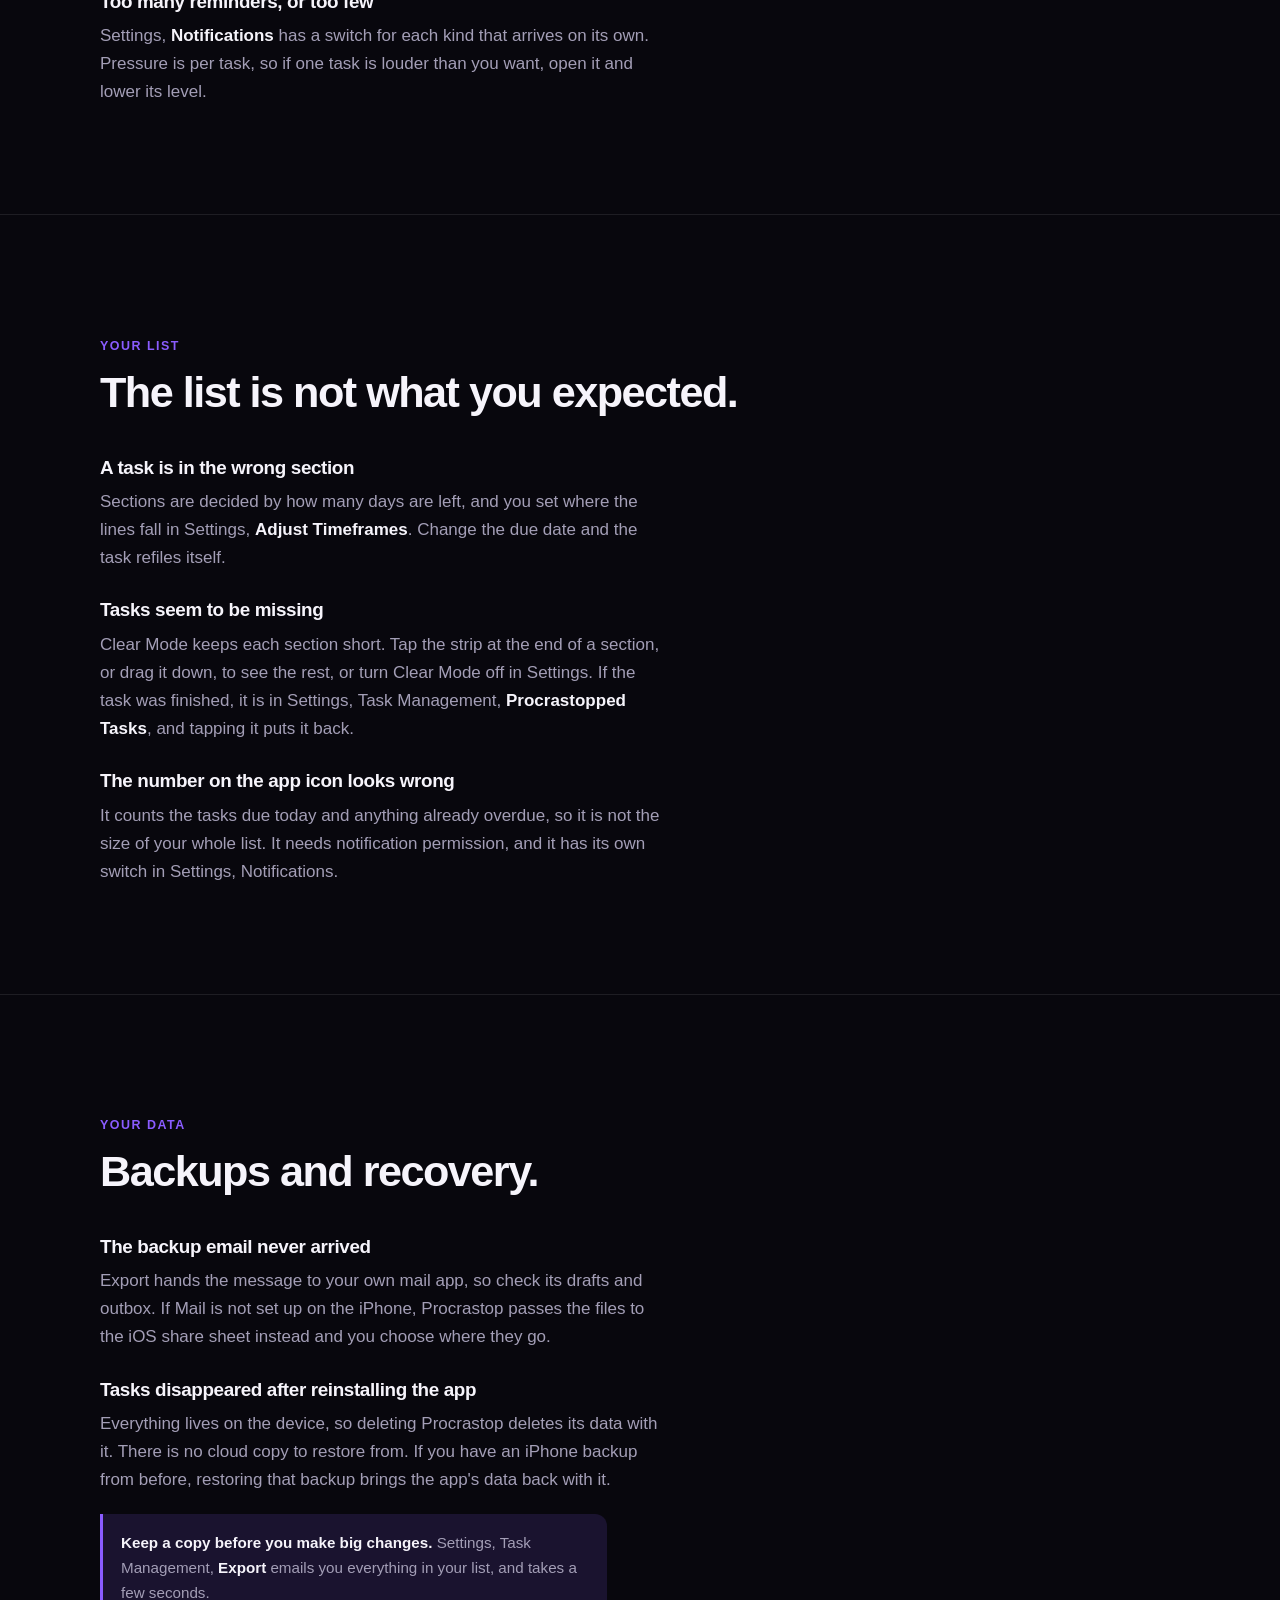
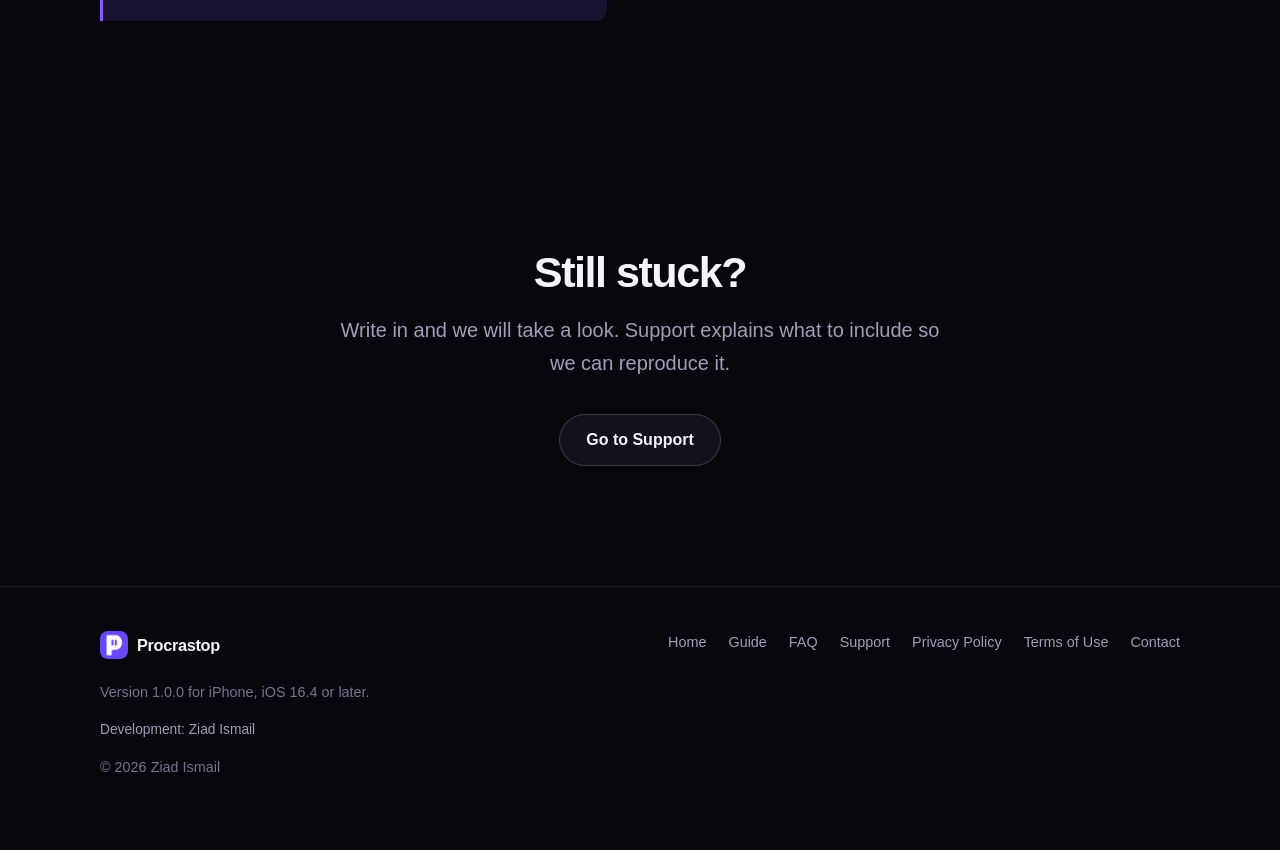
<file: troubleshoot.html>
<!doctype html>
<html lang="en">
<head>
<meta charset="utf-8">
<meta name="viewport" content="width=device-width, initial-scale=1">
<title>Troubleshoot · Procrastop</title>
<meta name="description" content="Fixes for the common problems in Procrastop: reminders that do not arrive, the Nag Me! alarm, tasks in the wrong section, and recovering your data.">
<meta name="robots" content="index,follow">
<meta name="theme-color" content="#08070d">
<meta name="color-scheme" content="dark">
<link rel="canonical" href="https://ziad2211.github.io/Procrastop_LandingPage/troubleshoot.html">
<link rel="icon" href="assets/favicon.png" type="image/png">
<link rel="apple-touch-icon" href="assets/logo.png">

<meta property="og:url" content="https://ziad2211.github.io/Procrastop_LandingPage/troubleshoot.html">
<meta property="og:type" content="article">
<meta property="og:site_name" content="Procrastop">
<meta property="og:title" content="Troubleshoot · Procrastop">
<meta property="og:description" content="Fixes for the common problems in Procrastop.">
<meta property="og:image" content="https://ziad2211.github.io/Procrastop_LandingPage/assets/screenshots/app-list.png">
<meta name="twitter:card" content="summary_large_image">
<meta name="twitter:title" content="Troubleshoot · Procrastop">
<meta name="twitter:description" content="Fixes for the common problems in Procrastop.">
<meta name="twitter:image" content="https://ziad2211.github.io/Procrastop_LandingPage/assets/screenshots/app-list.png">

<link rel="stylesheet" href="assets/styles.css">
<script>document.documentElement.className += " js";</script>
</head>

<body data-page="troubleshoot">
<a class="skip-link" href="#main">Skip to content</a>

<header class="site-header">
  <div class="container">
    <nav class="navbar" aria-label="Primary">
      <a class="brand" href="index.html">
        <img class="mark" src="assets/logo.png" alt="" width="28" height="28">
        <span data-app-name>Procrastop</span>
      </a>

      <button class="nav-toggle" type="button" id="nav-toggle" aria-expanded="false" aria-controls="nav-menu" aria-label="Open navigation menu">
        <span class="nav-toggle-bars" aria-hidden="true"></span>
      </button>

      <div class="nav-menu" id="nav-menu">
        <ul class="nav-links">
          <li><a href="index.html">Home</a></li>
          <li><a href="guide.html">Guide</a></li>
          <li><a href="faq.html">FAQ</a></li>
          <li><a href="troubleshoot.html">Troubleshoot</a></li>
          <li><a href="support.html">Support</a></li>
        </ul>
      </div>

      <a class="nav-cta" data-app-store-link href="https://apps.apple.com/app/id6818837590">
        Get the App <span aria-hidden="true">&rarr;</span>
      </a>
    </nav>
  </div>
</header>

<main id="main">

  <section class="guide-hero container">
    <p class="eyebrow">Troubleshoot</p>
    <h1>Something is not working.</h1>
    <p class="lede">The fixes below cover almost everything people run into. If none of them helps, <a href="support.html">Support</a> explains how to reach us.</p>

    <ul class="jump">
      <li><a href="#reminders">Reminders and alarms</a></li>
      <li><a href="#list">Your list</a></li>
      <li><a href="#data">Your data</a></li>
    </ul>
  </section>

  <!-- Reminders -->
  <section class="band" id="reminders">
    <div class="container reveal">
      <p class="eyebrow">Reminders and alarms</p>
      <h2>Nothing is reaching you.</h2>

      <div class="howto">
        <div>
          <h3>No reminders at all</h3>
          <p>Open the iOS <b>Settings</b> app, go to <b>Notifications</b>, find <b>Procrastop</b>, and check that <b>Allow Notifications</b> is on. If the permission was declined when the app first asked, this is the only place to turn it back on.</p>

          <h3>A task reminds you in the morning but not at the time you expected</h3>
          <p>That task has a day but no time. Open it, tap <b>Set Time &amp; Pressure</b>, choose a time and tap <b>Set</b>.</p>

          <h3>Reminders arrive silently, or not while a Focus is on</h3>
          <p>Reminders tied to a due time are sent as Time Sensitive. In iOS <b>Settings</b>, <b>Notifications</b>, <b>Procrastop</b>, turn on <b>Time Sensitive Notifications</b>, and allow Procrastop in whichever Focus you use. Low Power Mode and a device that is switched off can also hold notifications back until later.</p>

          <h3>Nag Me! is missing from the pressure sheet</h3>
          <p>Nag Me! uses the system alarm feature, which exists on iPhones running iOS 26 or later. On earlier versions the sheet offers the other two levels instead.</p>

          <h3>The Nag Me! alarm is not sounding</h3>
          <p>Check that alarms are allowed for Procrastop in the iOS <b>Settings</b> app, and that the task is still set to <b>Nag Me!</b> on its Set Time &amp; Pressure sheet. A task has one level of pressure at a time, so changing it to something else turns the alarm off.</p>

          <h3>Too many reminders, or too few</h3>
          <p>Settings, <b>Notifications</b> has a switch for each kind that arrives on its own. Pressure is per task, so if one task is louder than you want, open it and lower its level.</p>
        </div>
      </div>
    </div>
  </section>

  <!-- The list -->
  <section class="band" id="list">
    <div class="container reveal">
      <p class="eyebrow">Your list</p>
      <h2>The list is not what you expected.</h2>

      <div class="howto">
        <div>
          <h3>A task is in the wrong section</h3>
          <p>Sections are decided by how many days are left, and you set where the lines fall in Settings, <b>Adjust Timeframes</b>. Change the due date and the task refiles itself.</p>

          <h3>Tasks seem to be missing</h3>
          <p>Clear Mode keeps each section short. Tap the strip at the end of a section, or drag it down, to see the rest, or turn Clear Mode off in Settings. If the task was finished, it is in Settings, Task Management, <b>Procrastopped Tasks</b>, and tapping it puts it back.</p>

          <h3>The number on the app icon looks wrong</h3>
          <p>It counts the tasks due today and anything already overdue, so it is not the size of your whole list. It needs notification permission, and it has its own switch in Settings, Notifications.</p>
        </div>
      </div>
    </div>
  </section>

  <!-- Data -->
  <section class="band" id="data">
    <div class="container reveal">
      <p class="eyebrow">Your data</p>
      <h2>Backups and recovery.</h2>

      <div class="howto">
        <div>
          <h3>The backup email never arrived</h3>
          <p>Export hands the message to your own mail app, so check its drafts and outbox. If Mail is not set up on the iPhone, Procrastop passes the files to the iOS share sheet instead and you choose where they go.</p>

          <h3>Tasks disappeared after reinstalling the app</h3>
          <p>Everything lives on the device, so deleting Procrastop deletes its data with it. There is no cloud copy to restore from. If you have an iPhone backup from before, restoring that backup brings the app's data back with it.</p>

          <div class="aside">
            <b>Keep a copy before you make big changes.</b> Settings, Task Management, <b>Export</b> emails you everything in your list, and takes a few seconds.
          </div>
        </div>
      </div>
    </div>
  </section>

  <!-- Closing -->
  <section class="cta container reveal">
    <h2>Still stuck?</h2>
    <p class="lede">Write in and we will take a look. Support explains what to include so we can reproduce it.</p>
    <div class="actions">
      <a class="button button-secondary" href="support.html">Go to Support</a>
    </div>
  </section>

</main>

<footer class="site-footer">
  <div class="container footer-grid">
    <div>
      <a class="brand" href="index.html"><img class="mark" src="assets/logo.png" alt="" aria-hidden="true" width="26" height="26"><span data-app-name>Procrastop</span></a>
      <p class="footer-note">Version <span data-app-version>1.0.0</span> for iPhone, iOS 16.4 or later.</p>
      <p class="footer-credits">Development: <span data-credit-development>Ziad Ismail</span></p>
      <p>&copy; <span id="year">2026</span> <span data-developer-name>Ziad Ismail</span></p>
    </div>
    <nav class="footer-links" aria-label="Footer">
      <a href="index.html">Home</a>
      <a href="guide.html">Guide</a>
      <a href="faq.html">FAQ</a>
      <a href="support.html">Support</a>
      <a href="privacy.html">Privacy Policy</a>
      <a href="terms.html">Terms of Use</a>
      <a data-support-email href="mailto:ziadmohofficial@gmail.com">Contact</a>
    </nav>
  </div>
</footer>

<script src="assets/config.js"></script>
<script src="assets/site.js"></script>
</body>
</html>
</file>
<file: assets/styles.css>
/*
 * Procrastop website.
 *
 * Dark by default, because the app is. Colours are the app's own: the purple
 * in the header gradient, the near black of the task list, the greys iOS uses
 * for secondary text. System fonts throughout so the pages feel like they
 * belong next to the product rather than next to a template.
 */

:root {
  --accent: #8a5cff;
  --accent-deep: #5b3cf6;
  --accent-soft: rgba(138, 92, 255, 0.14);
  --bg: #08070d;
  --surface: #131119;
  --surface-2: #1b1825;
  --line: rgba(255, 255, 255, 0.09);
  --line-strong: rgba(255, 255, 255, 0.16);
  --ink: #f6f4fb;
  --muted: #a39eb6;
  --dim: #78738c;
  --radius: 20px;
  --maxw: 1080px;
  --sans: -apple-system, BlinkMacSystemFont, "SF Pro Display", "Segoe UI", Roboto, sans-serif;
}

* { box-sizing: border-box; }

html {
  scroll-behavior: smooth;
  scroll-padding-top: 96px;
  -webkit-text-size-adjust: 100%;
}

body {
  margin: 0;
  background: var(--bg);
  color: var(--ink);
  font: 17px/1.65 var(--sans);
  -webkit-font-smoothing: antialiased;
  overflow-x: hidden;
}

a { color: var(--accent); }

img { max-width: 100%; display: block; }

:focus-visible {
  outline: 3px solid var(--accent);
  outline-offset: 3px;
  border-radius: 6px;
}

.container { width: min(100% - 40px, var(--maxw)); margin-inline: auto; }

.skip-link {
  position: absolute;
  left: -9999px;
  top: 0;
  background: var(--accent-deep);
  color: #fff;
  padding: 12px 18px;
  border-radius: 0 0 10px 0;
  z-index: 100;
  text-decoration: none;
  font-weight: 650;
}
.skip-link:focus { left: 0; }

/* ---------------------------------------------------------------- chrome */

/*
 * The sticky bar.
 *
 * One floating element that holds the brand, the whole navigation and the
 * download link. Every page renders the same markup, including a link to
 * itself; the current page is marked with aria-current rather than dropped,
 * which is what used to make the clicked tab vanish.
 */

.site-header {
  position: sticky;
  top: 0;
  z-index: 60;
  padding: 10px 0;
  /* Clears the notch when the page is saved to the Home Screen. */
  padding-top: calc(10px + env(safe-area-inset-top, 0px));
}

.navbar {
  position: relative;
  display: flex;
  align-items: center;
  gap: 12px;
  padding: 8px 8px 8px 14px;
  border: 1px solid var(--line);
  border-radius: 18px;
  border-curve: continuous;
  background: rgba(19, 17, 25, 0.78);
  backdrop-filter: saturate(170%) blur(20px);
  -webkit-backdrop-filter: saturate(170%) blur(20px);
  transition: box-shadow 0.25s ease, border-color 0.25s ease;
}
/* Lifts off the page once it is actually overlapping content. */
.site-header.is-stuck .navbar {
  border-color: var(--line-strong);
  box-shadow: 0 16px 40px rgba(0, 0, 0, 0.5);
}

.brand {
  display: inline-flex;
  align-items: center;
  gap: 9px;
  color: var(--ink);
  font-weight: 760;
  letter-spacing: -0.02em;
  text-decoration: none;
  font-size: 1.02rem;
  flex: none;
}
.brand .mark { width: 28px; height: 28px; border-radius: 8px; flex: none; }

.nav-menu { flex: 1; display: flex; justify-content: flex-end; }

.nav-links {
  display: flex;
  align-items: center;
  gap: 4px;
  margin: 0;
  padding: 0;
  list-style: none;
}
.nav-links a {
  display: block;
  padding: 9px 12px;
  border-radius: 10px;
  color: var(--muted);
  text-decoration: none;
  font-size: 0.92rem;
  font-weight: 560;
  white-space: nowrap;
}
.nav-links a:hover { color: var(--ink); background: rgba(255, 255, 255, 0.05); }
/* The page you are on stays in the list and is marked, never removed. */
.nav-links a[aria-current="page"] { color: var(--ink); background: var(--accent-soft); }

.nav-cta {
  display: inline-flex;
  align-items: center;
  gap: 7px;
  flex: none;
  min-height: 44px;
  padding: 0 16px;
  border-radius: 999px;
  color: #fff;
  font-size: 0.92rem;
  font-weight: 700;
  text-decoration: none;
  white-space: nowrap;
  background: linear-gradient(118deg, var(--accent-deep), var(--accent));
  transition: transform 0.18s ease;
}
.nav-cta:hover { transform: translateY(-1px); }

/* Hidden on desktop, where every link already fits. */
.nav-toggle {
  display: none;
  width: 44px;
  height: 44px;
  flex: none;
  padding: 0;
  border: 1px solid var(--line);
  border-radius: 12px;
  background: transparent;
  color: var(--ink);
  cursor: pointer;
  place-items: center;
}
.nav-toggle:hover { border-color: var(--line-strong); }
.nav-toggle-bars, .nav-toggle-bars::before, .nav-toggle-bars::after {
  display: block;
  width: 17px;
  height: 1.8px;
  border-radius: 2px;
  background: currentColor;
  content: "";
}
.nav-toggle-bars { position: relative; }
.nav-toggle-bars::before { position: absolute; top: -5.5px; }
.nav-toggle-bars::after { position: absolute; top: 5.5px; }

@media (max-width: 880px) {
  .brand { margin-right: auto; }
  .nav-links { flex-direction: column; align-items: stretch; gap: 2px; }
  .nav-links a { padding: 13px 14px; font-size: 1rem; border-radius: 12px; }

  /*
   * Without scripting the links simply wrap onto a second row inside the bar,
   * so the navigation is still complete and reachable. The hamburger is only
   * shown when there is JavaScript to operate it.
   */
  .navbar { flex-wrap: wrap; }
  .nav-menu { order: 3; flex-basis: 100%; padding-top: 6px; }
  .nav-toggle { display: none; }

  /* With scripting, the same markup becomes a dropdown panel. */
  .js .navbar { flex-wrap: nowrap; }
  .js .nav-toggle { display: grid; }
  .js .nav-menu {
    position: absolute;
    top: calc(100% + 10px);
    left: 0;
    right: 0;
    order: 0;
    flex-basis: auto;
    display: none;
    padding: 8px;
    border: 1px solid var(--line-strong);
    border-radius: 18px;
    border-curve: continuous;
    /* Solid, not translucent: a blurred panel nested inside the blurred bar
       composites unreliably, and this sits over body text where legibility
       matters more than the effect. */
    background: #16131f;
    box-shadow: 0 22px 50px rgba(0, 0, 0, 0.66);
  }
  .js .nav-menu[data-open="true"] { display: block; }
}

/* Only the wordmark goes; the icon still identifies the site. */
@media (max-width: 400px) {
  .brand span { display: none; }
  .nav-cta { padding: 0 13px; font-size: 0.88rem; }
  .navbar { gap: 8px; padding-left: 10px; }
}

.site-footer {
  border-top: 1px solid var(--line);
  padding: 44px 0 56px;
  color: var(--dim);
  font-size: 0.9rem;
}
.footer-grid {
  display: flex;
  flex-wrap: wrap;
  gap: 28px 40px;
  justify-content: space-between;
  align-items: flex-start;
}
.footer-links { display: flex; flex-wrap: wrap; gap: 10px 22px; }
.footer-links a { color: var(--muted); text-decoration: none; }
.footer-links a:hover { color: var(--ink); text-decoration: underline; }
.footer-note { max-width: 42ch; line-height: 1.6; }
/* Understated by design: a credit, not a headline. */
.footer-credits { margin: 10px 0 6px; color: var(--muted); font-size: 0.86rem; }

/* ------------------------------------------------------------- typography */

h1, h2, h3 { letter-spacing: -0.035em; line-height: 1.08; margin: 0; }
h1 { font-size: clamp(2.5rem, 6.2vw, 4.3rem); font-weight: 780; }
h2 { font-size: clamp(1.9rem, 3.8vw, 2.7rem); font-weight: 760; }
h3 { font-size: 1.18rem; font-weight: 700; letter-spacing: -0.02em; line-height: 1.3; }

.eyebrow {
  display: inline-flex;
  align-items: center;
  gap: 8px;
  color: var(--accent);
  font-size: 0.78rem;
  font-weight: 700;
  letter-spacing: 0.12em;
  text-transform: uppercase;
}

.lede { color: var(--muted); font-size: clamp(1.05rem, 2vw, 1.25rem); max-width: 56ch; }
.section-intro { color: var(--muted); max-width: 58ch; margin-top: 14px; }

/* ------------------------------------------------------------------ hero */

.hero { padding: clamp(72px, 12vw, 132px) 0 clamp(56px, 8vw, 96px); position: relative; }
.hero::before {
  content: "";
  position: absolute;
  inset: -180px 0 auto;
  height: 540px;
  background: radial-gradient(60% 70% at 50% 0%, rgba(91, 60, 246, 0.28), transparent 70%);
  pointer-events: none;
  z-index: -1;
}
/*
 * The icon and the name as one lockup. The rounded corners and glow were lost
 * when the header styles were rewritten over this block; they live here now,
 * away from anything to do with the navigation.
 */
.hero-lockup { display: flex; align-items: center; gap: 18px; margin-bottom: 30px; }
.hero-logo {
  width: 84px;
  height: 84px;
  flex: none;
  border-radius: 20px;
  border-curve: continuous;
  box-shadow: 0 18px 44px rgba(91, 60, 246, 0.42);
}
.hero-name {
  margin: 0;
  font-size: clamp(1.95rem, 5.4vw, 2.6rem);
  font-weight: 780;
  letter-spacing: -0.035em;
  line-height: 1.04;
  color: var(--ink);
}
.hero-sub { margin: 5px 0 0; color: var(--muted); font-size: clamp(0.97rem, 2.5vw, 1.12rem); font-weight: 560; }

/* Apple's badge, used at its own proportions and never restyled. */
.store-badge { display: inline-flex; border-radius: 10px; line-height: 0; }
.store-badge img { width: 182px; height: auto; }
.store-badge:hover { opacity: 0.88; }

.hero h1 { margin: 20px 0 22px; max-width: 16ch; }
.hero .lede { max-width: 52ch; }

.actions { display: flex; flex-wrap: wrap; gap: 14px; align-items: center; margin-top: 34px; }

.button {
  display: inline-flex;
  align-items: center;
  justify-content: center;
  gap: 10px;
  min-height: 52px;
  padding: 0 26px;
  border-radius: 999px;
  font-weight: 700;
  font-size: 1rem;
  text-decoration: none;
  border: 1px solid transparent;
  transition: transform 0.18s ease, opacity 0.18s ease;
}
.button-primary {
  color: #fff;
  background: linear-gradient(118deg, var(--accent-deep), var(--accent));
  box-shadow: 0 14px 34px rgba(91, 60, 246, 0.34);
}
.button-primary:hover { transform: translateY(-2px); }
.button-secondary { color: var(--ink); border-color: var(--line-strong); background: var(--surface); }
.button-secondary:hover { border-color: var(--accent); }

.hero-note { margin-top: 18px; color: var(--dim); font-size: 0.9rem; }

/* -------------------------------------------------------------- sections */

section { scroll-margin-top: 96px; }
.band { padding: clamp(64px, 9vw, 108px) 0; border-top: 1px solid var(--line); }

.stack { display: grid; gap: 18px; }

/* The problem: one short, recognisable beat. */
.problem p { font-size: clamp(1.3rem, 3vw, 1.9rem); line-height: 1.38; letter-spacing: -0.025em; max-width: 24ch; font-weight: 600; }
.problem .after { font-size: 1.05rem; font-weight: 400; color: var(--muted); max-width: 54ch; letter-spacing: 0; }

/* Feature grid */
.grid {
  display: grid;
  gap: 16px;
  margin-top: 44px;
  grid-template-columns: repeat(auto-fit, minmax(260px, 1fr));
}
.tile {
  background: var(--surface);
  border: 1px solid var(--line);
  border-radius: var(--radius);
  padding: 26px;
}
.tile h3 { margin-bottom: 8px; }
.tile p { color: var(--muted); margin: 0; font-size: 0.97rem; }

/* The persistence ladder: three steps, increasing weight. */
.ladder { display: grid; gap: 14px; margin-top: 44px; }
.rung {
  display: grid;
  grid-template-columns: auto 1fr;
  gap: 20px;
  align-items: start;
  background: var(--surface);
  border: 1px solid var(--line);
  border-radius: var(--radius);
  padding: 26px;
}
.rung .step {
  width: 42px;
  height: 42px;
  border-radius: 12px;
  display: grid;
  place-items: center;
  font-weight: 760;
  font-size: 0.95rem;
  background: var(--accent-soft);
  color: var(--accent);
  flex: none;
}
.rung h3 { margin-bottom: 6px; }
.rung p { color: var(--muted); margin: 0; }
.rung.is-loud { border-color: rgba(138, 92, 255, 0.4); background: linear-gradient(180deg, rgba(138, 92, 255, 0.09), transparent); }
.rung.is-loud .step { background: linear-gradient(118deg, var(--accent-deep), var(--accent)); color: #fff; }

/* Screenshots */
.shots {
  display: grid;
  gap: 26px;
  margin-top: 48px;
  grid-template-columns: repeat(auto-fit, minmax(230px, 1fr));
}
.shot { text-align: center; }
.shot img {
  width: 100%;
  max-width: 300px;
  margin-inline: auto;
  height: auto;
  border-radius: 26px;
  border: 1px solid var(--line-strong);
  background: #000;
  box-shadow: 0 30px 70px rgba(0, 0, 0, 0.55);
}
.shot figcaption { margin-top: 16px; color: var(--muted); font-size: 0.93rem; }
.shot figcaption b { color: var(--ink); font-weight: 650; display: block; }

/* A quiet line closing a band, pointing somewhere else. */
.band-note { margin-top: 24px; color: var(--muted); font-size: 0.97rem; }

/* ------------------------------------------------------------------ guide */

/*
 * The Guide is the one page that is neither marketing nor legal: a short
 * walkthrough of the app. It reuses the home page's bands and tiles, and adds
 * a chip row for jumping about, numbered how-to lists, and a narrow column
 * with a phone beside it where a picture explains faster than a sentence.
 */

.guide-hero { padding: clamp(56px, 9vw, 96px) 0 clamp(28px, 4vw, 44px); }
.guide-hero h1 { margin: 18px 0 20px; max-width: 18ch; }

.jump { display: flex; flex-wrap: wrap; gap: 10px; margin-top: 30px; padding: 0; list-style: none; }
.jump a {
  display: inline-flex;
  align-items: center;
  min-height: 40px;
  padding: 0 15px;
  border: 1px solid var(--line);
  border-radius: 999px;
  background: var(--surface);
  color: var(--muted);
  font-size: 0.9rem;
  font-weight: 600;
  text-decoration: none;
}
.jump a:hover { color: var(--ink); border-color: var(--accent); }

/* One step of the guide: text on the left, an optional phone on the right. */
.howto { display: grid; gap: clamp(28px, 4vw, 48px); margin-top: 40px; align-items: start; }
.howto.with-shot { grid-template-columns: minmax(0, 1fr) minmax(200px, 268px); }
.howto .shot img { max-width: 268px; }
.howto .shot figcaption { margin-top: 12px; }

.howto h3 { margin-top: 26px; }
.howto h3:first-child { margin-top: 0; }
.howto p { color: var(--muted); margin: 8px 0 0; max-width: 60ch; }

/* Numbered instructions, deliberately plain. */
.howto ol { counter-reset: hstep; margin: 14px 0 0; padding: 0; list-style: none; display: grid; gap: 10px; }
/*
 * The marker is positioned rather than laid out beside the text. A grid or
 * flex row would turn every inline element in the item — each <b> — into its
 * own track, which stacks the words vertically.
 */
.howto ol li {
  counter-increment: hstep;
  position: relative;
  padding-left: 38px;
  min-height: 26px;
  color: var(--muted);
  max-width: 60ch;
}
.howto ol li::before {
  content: counter(hstep);
  position: absolute;
  left: 0;
  top: 0.05em;
  display: grid;
  place-items: center;
  width: 26px;
  height: 26px;
  border-radius: 8px;
  background: var(--accent-soft);
  color: var(--accent);
  font-size: 0.82rem;
  font-weight: 760;
  font-variant-numeric: tabular-nums;
}
.howto ul { margin: 14px 0 0; padding-left: 1.15em; color: var(--muted); max-width: 60ch; }
.howto ul li { margin-bottom: 8px; }
.howto b, .howto strong { color: var(--ink); font-weight: 650; }

/* A short aside inside a guide section, for the one caveat worth stating. */
.aside {
  margin-top: 20px;
  padding: 16px 18px;
  border-left: 3px solid var(--accent);
  border-radius: 0 12px 12px 0;
  background: var(--accent-soft);
  color: var(--muted);
  font-size: 0.95rem;
  max-width: 60ch;
}
.aside b { color: var(--ink); }

/* Two phones side by side, kept to two columns rather than the auto-fit
   the home page's gallery uses, so a pair never splits onto two rows. */
.shots-pair { grid-template-columns: repeat(2, minmax(0, 1fr)); max-width: 720px; }

@media (max-width: 760px) {
  .howto.with-shot { grid-template-columns: 1fr; }
  .howto .shot img { max-width: 236px; }
  .shots-pair { gap: 20px; }
}

/* Two phones side by side leave each one about 150px wide on a phone, which
   is small enough that the interface in them stops being readable. One at a
   time from here down. */
@media (max-width: 560px) {
  .shots-pair { grid-template-columns: 1fr; gap: 32px; }
}

/* Closing call to action */
.cta { text-align: center; padding: clamp(64px, 10vw, 120px) 0; }
.cta h2 { max-width: 18ch; margin-inline: auto; }
.cta .lede { margin: 18px auto 0; text-align: center; }
.cta .actions { justify-content: center; }

/* FAQ */
.faq { margin-top: 40px; display: grid; gap: 12px; }
details.qa {
  background: var(--surface);
  border: 1px solid var(--line);
  border-radius: 16px;
  padding: 4px 22px;
}
details.qa summary {
  cursor: pointer;
  padding: 18px 0;
  font-weight: 650;
  list-style: none;
  display: flex;
  justify-content: space-between;
  gap: 16px;
  align-items: center;
}
details.qa summary::-webkit-details-marker { display: none; }
details.qa summary::after { content: "+"; color: var(--accent); font-size: 1.4rem; line-height: 1; flex: none; }
details.qa[open] summary::after { content: "\2013"; }
details.qa p { color: var(--muted); margin: 0 0 20px; max-width: 64ch; }

/* ---------------------------------------------------------- legal pages */

.legal {
  max-width: 760px;
  margin: 56px auto 96px;
  padding: clamp(26px, 5vw, 52px);
  background: var(--surface);
  border: 1px solid var(--line);
  border-radius: var(--radius);
}
.legal h1 { font-size: clamp(2.1rem, 5vw, 3rem); }
.legal h2 { font-size: 1.35rem; margin: 2.4em 0 0.6em; }
.legal h3 { margin: 1.8em 0 0.4em; }
.legal p, .legal li { color: #cdc9da; }
.legal ul { padding-left: 1.2em; }
.legal li { margin-bottom: 0.5em; }
.legal .updated { color: var(--dim); font-size: 0.9rem; margin-top: 8px; }
.legal .notice {
  padding: 18px 20px;
  border-left: 3px solid var(--accent);
  background: var(--accent-soft);
  border-radius: 0 12px 12px 0;
  margin: 24px 0;
}
.legal .notice p:last-child { margin-bottom: 0; }

/* -------------------------------------------------------------- motion */

.js .reveal { opacity: 0; transform: translateY(14px); transition: opacity 0.6s ease, transform 0.6s ease; }
.js .reveal.is-in { opacity: 1; transform: none; }

@media (prefers-reduced-motion: reduce) {
  html { scroll-behavior: auto; }
  *, *::before, *::after { animation-duration: 0.001ms !important; transition-duration: 0.001ms !important; }
  .js .reveal { opacity: 1; transform: none; }
}

/* ------------------------------------------------------------ responsive */

@media (max-width: 720px) {
  body { font-size: 16px; }
  .container { width: min(100% - 32px, var(--maxw)); }
  .nav-links { gap: 16px; font-size: 0.88rem; }
  .button { width: 100%; }
  .actions { gap: 12px; }
  .rung { grid-template-columns: 1fr; gap: 14px; padding: 22px; }
}
</file>
